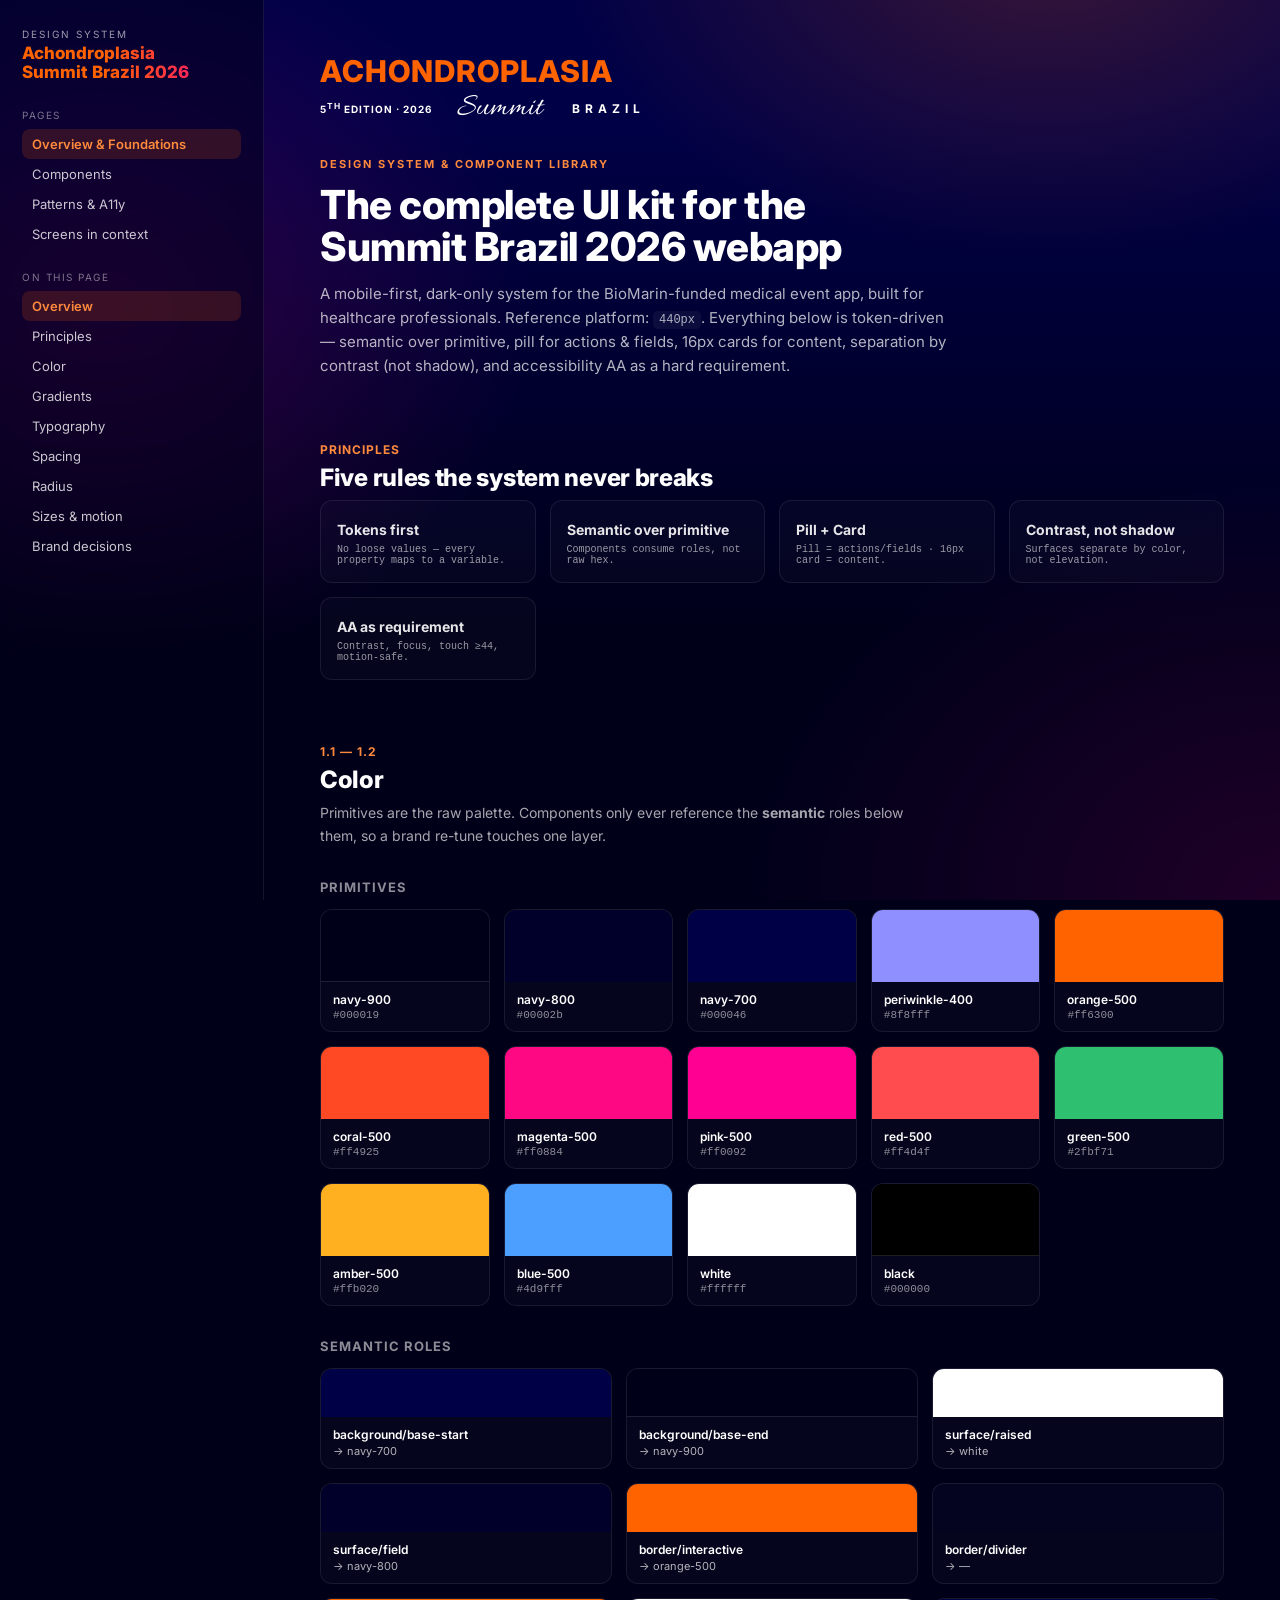
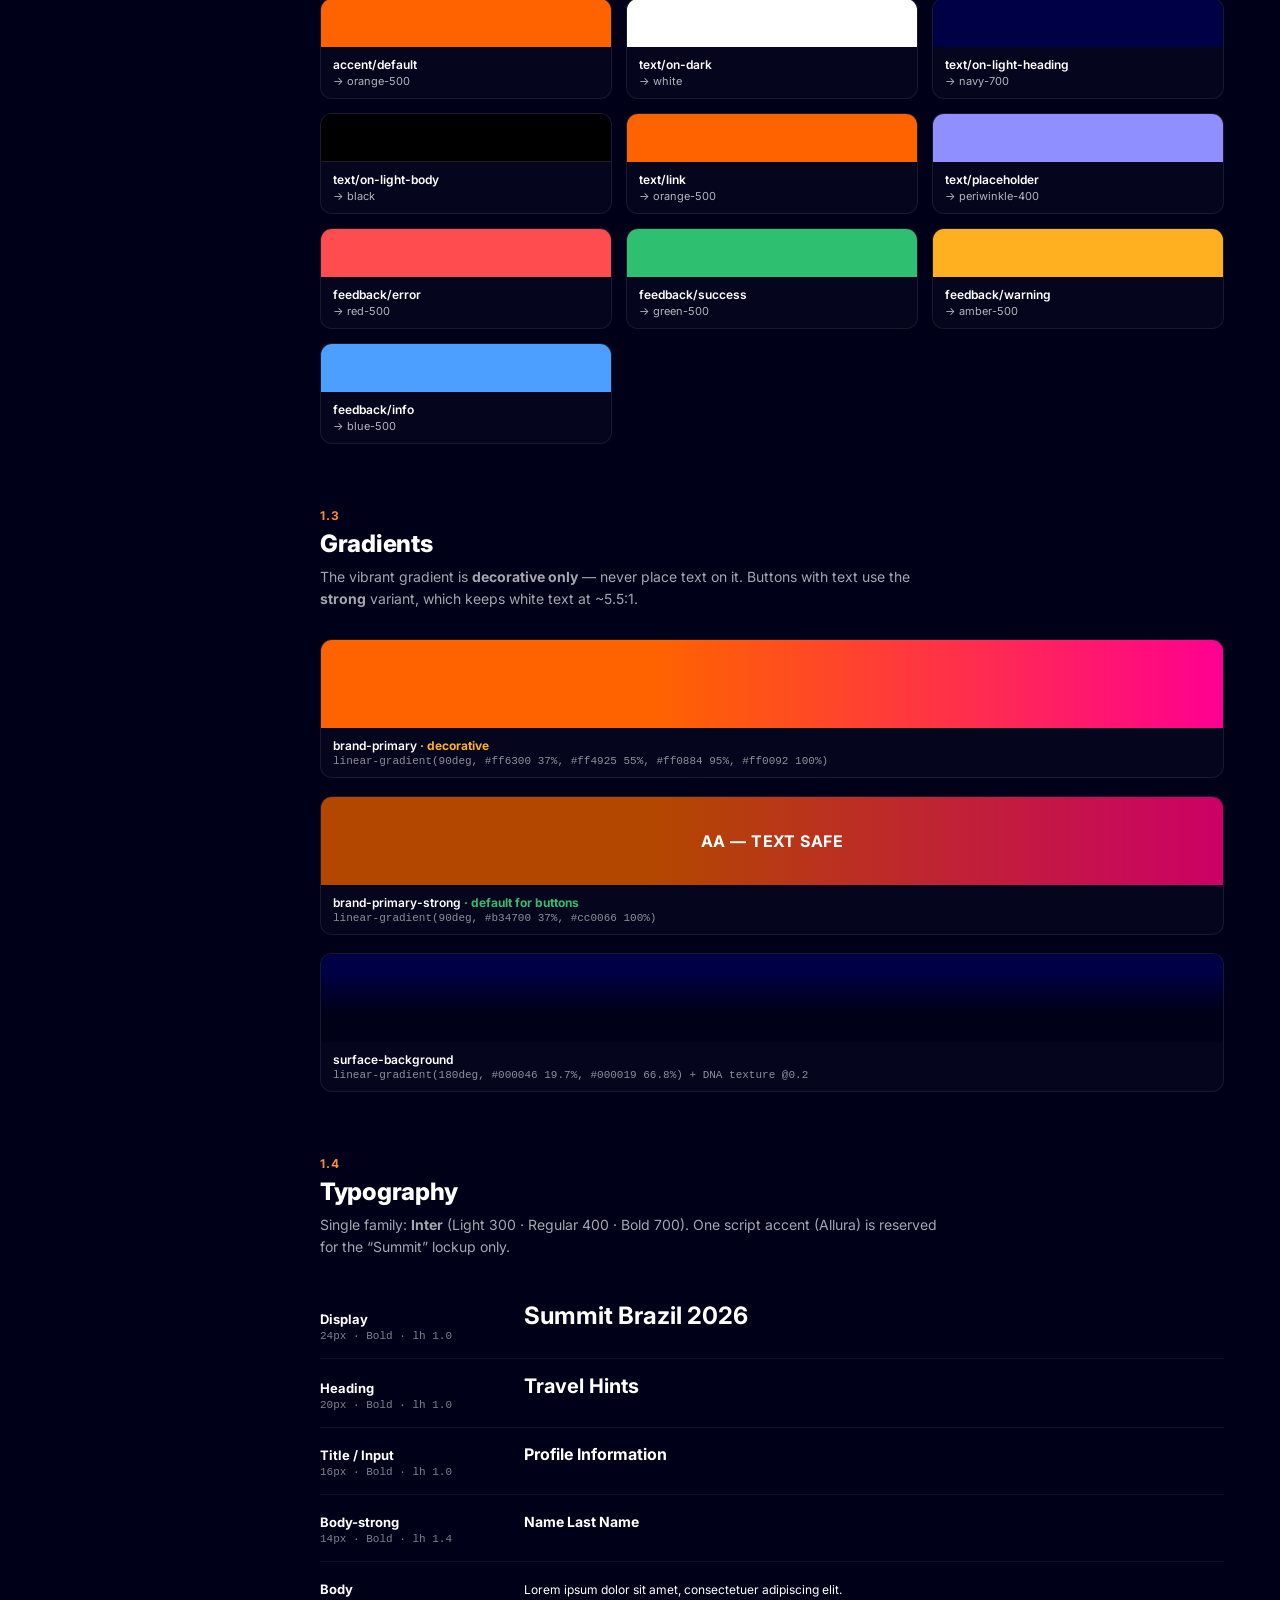
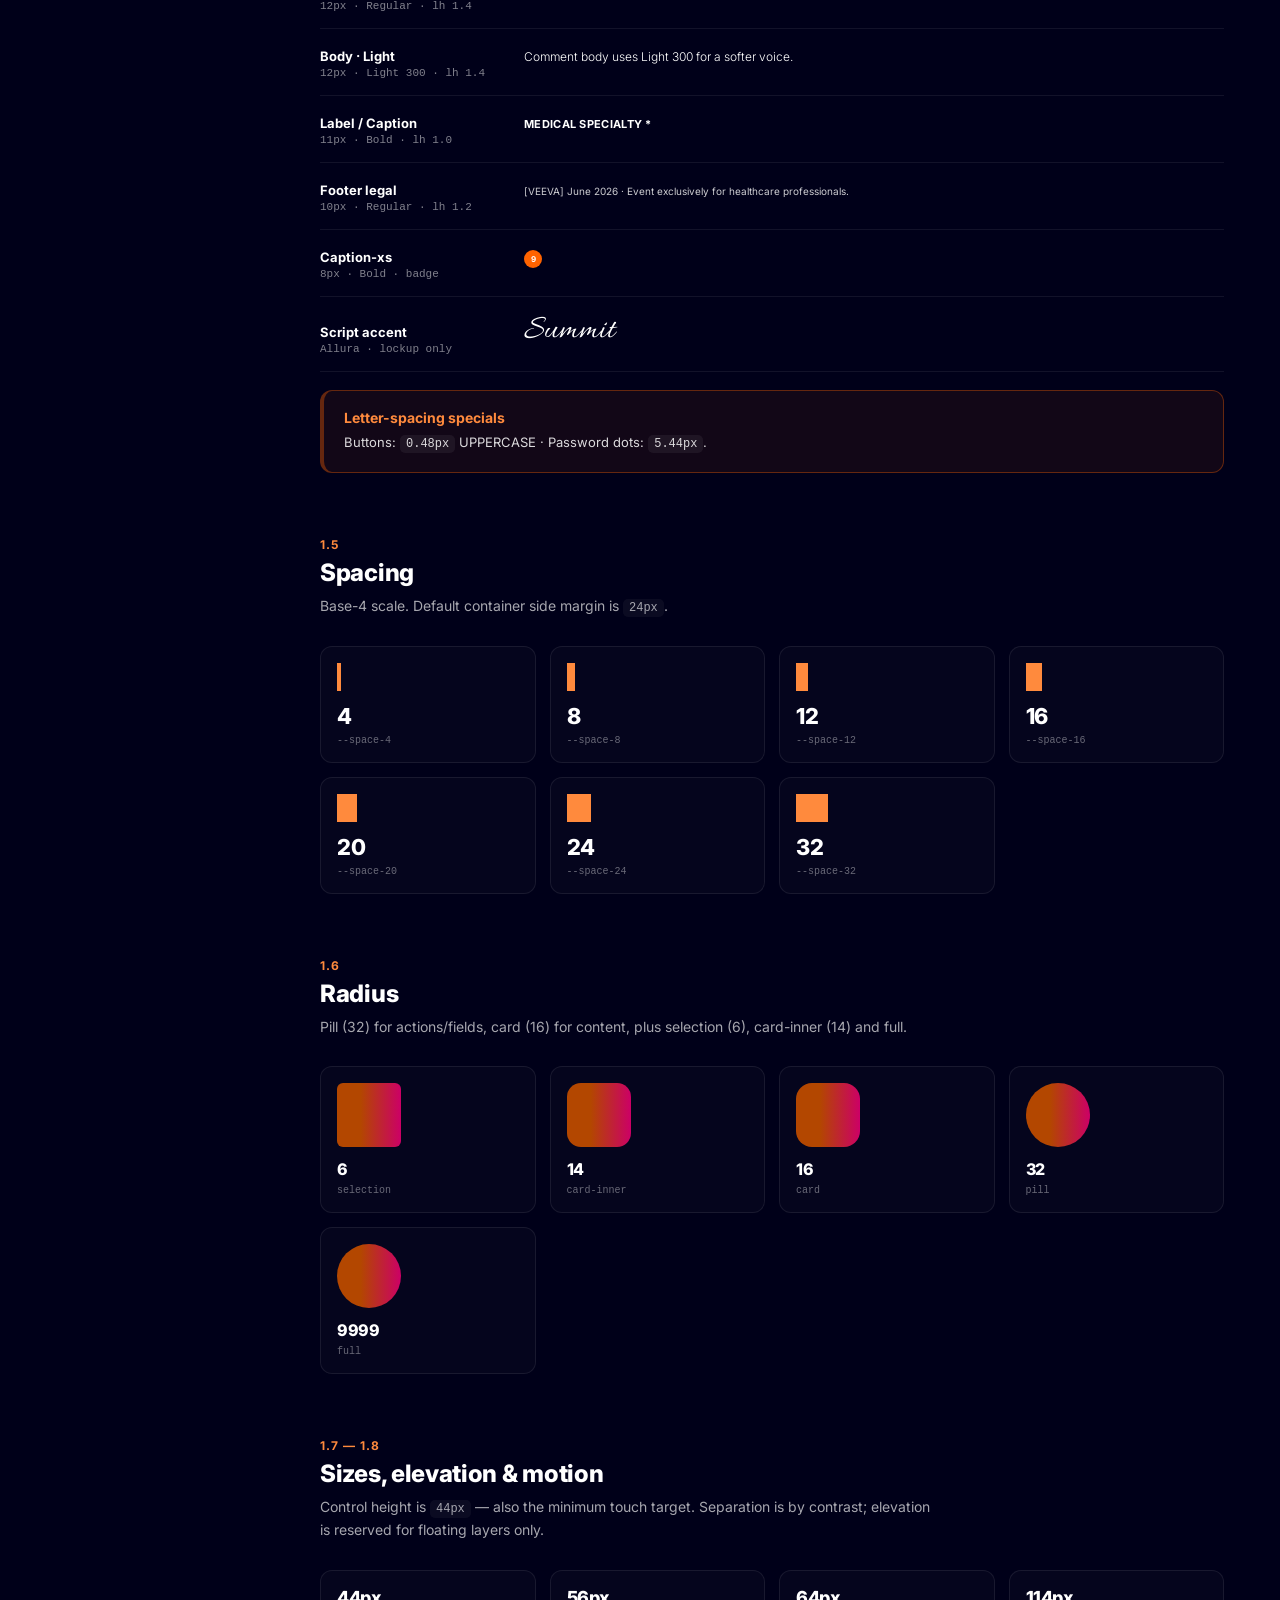
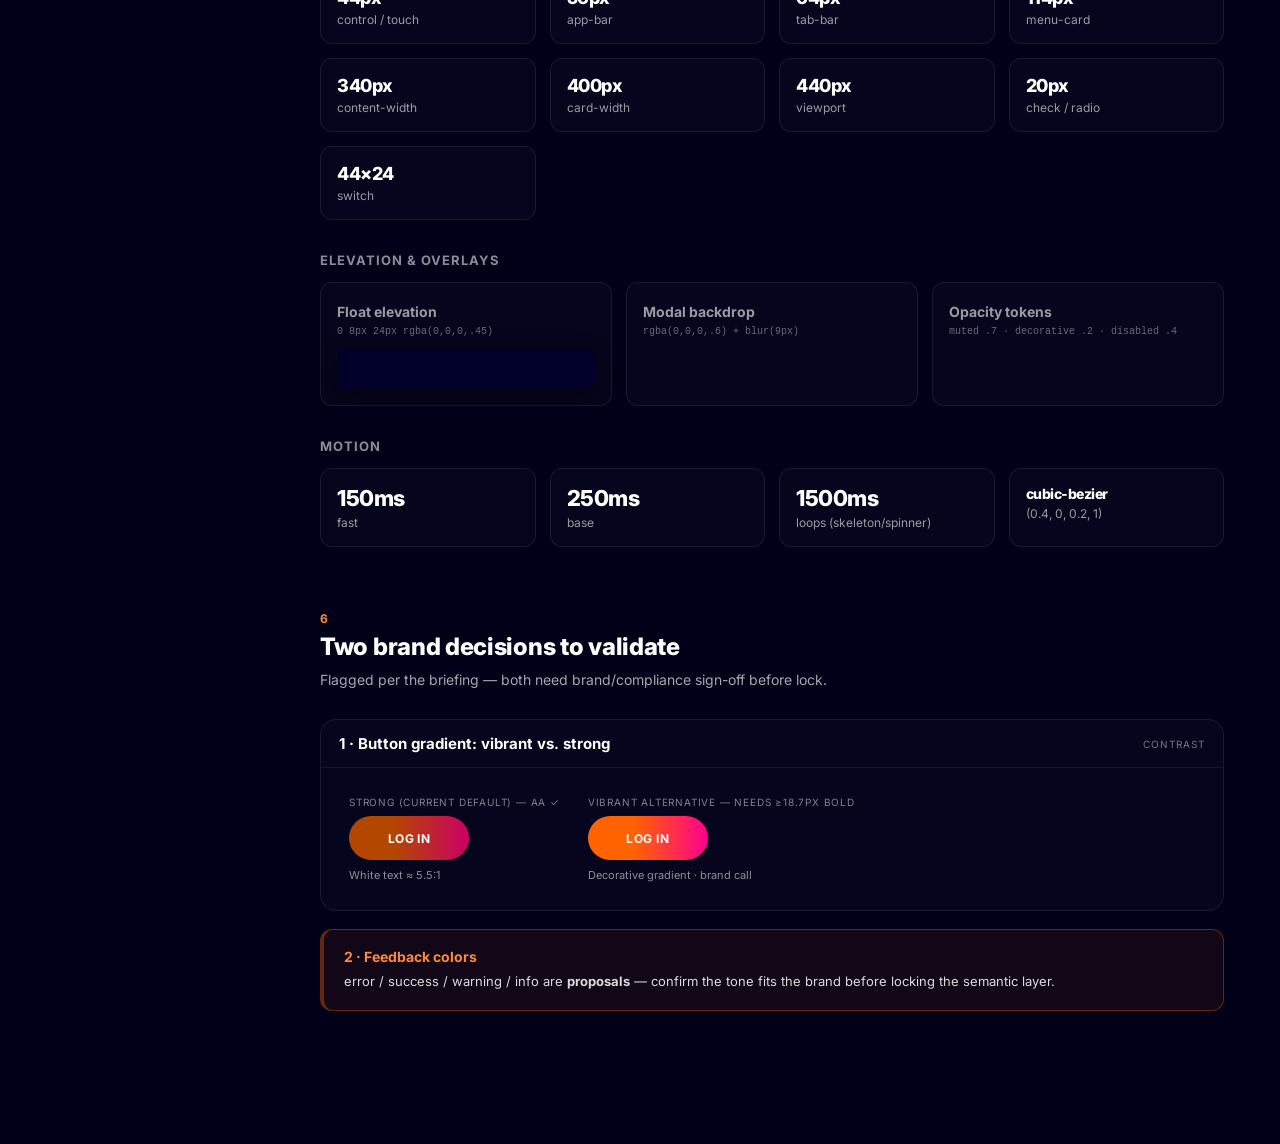
<file: index.html>
<!DOCTYPE html>
<html lang="en">
<head>
<meta charset="UTF-8">
<meta name="viewport" content="width=device-width, initial-scale=1.0">
<title>Achondroplasia Summit Brazil 2026 — Design System</title>
<link rel="preconnect" href="https://fonts.googleapis.com">
<link rel="preconnect" href="https://fonts.gstatic.com" crossorigin>
<link href="https://fonts.googleapis.com/css2?family=Inter:wght@300;400;500;600;700;800&family=Allura&display=swap" rel="stylesheet">
<link rel="stylesheet" href="styles/tokens.css">
<link rel="stylesheet" href="styles/components.css">
<link rel="stylesheet" href="styles/docs.css">
</head>
<body class="asb">
<div class="doc-bg"></div>
<div class="layout">
  <main class="main">
    <div class="page">

      <!-- ===== Cover / Overview ===== -->
      <header class="page-head" id="overview">
        <div class="brand-logo" style="text-align:left;margin-bottom:28px;">
          <div class="brand-logo__row1">ACHONDROPLASIA</div>
          <div class="brand-logo__row2" style="justify-content:flex-start;">
            <span class="brand-logo__edition">5<sup>TH</sup> EDITION · 2026</span>
            <span class="brand-logo__script">Summit</span>
            <span class="brand-logo__brazil">BRAZIL</span>
          </div>
        </div>
        <span class="page-head__eyebrow">Design System &amp; Component Library</span>
        <h1>The complete UI kit for the<br>Summit Brazil 2026 webapp</h1>
        <p>A mobile-first, dark-only system for the BioMarin-funded medical event app, built for healthcare professionals. Reference platform: <code>440px</code>. Everything below is token-driven — semantic over primitive, pill for actions &amp; fields, 16px cards for content, separation by contrast (not shadow), and accessibility AA as a hard requirement.</p>
      </header>

      <!-- ===== Principles ===== -->
      <section class="sec" id="principles">
        <div class="sec__num">PRINCIPLES</div>
        <h2 class="sec__title">Five rules the system never breaks</h2>
        <div class="grid grid--spec" style="margin-top:8px;">
          <div class="spec"><div class="spec__name" style="opacity:.9;font-weight:700;font-size:14px;">Tokens first</div><div class="spec__token" style="opacity:.6;">No loose values — every property maps to a variable.</div></div>
          <div class="spec"><div class="spec__name" style="opacity:.9;font-weight:700;font-size:14px;">Semantic over primitive</div><div class="spec__token" style="opacity:.6;">Components consume roles, not raw hex.</div></div>
          <div class="spec"><div class="spec__name" style="opacity:.9;font-weight:700;font-size:14px;">Pill + Card</div><div class="spec__token" style="opacity:.6;">Pill = actions/fields · 16px card = content.</div></div>
          <div class="spec"><div class="spec__name" style="opacity:.9;font-weight:700;font-size:14px;">Contrast, not shadow</div><div class="spec__token" style="opacity:.6;">Surfaces separate by color, not elevation.</div></div>
          <div class="spec"><div class="spec__name" style="opacity:.9;font-weight:700;font-size:14px;">AA as requirement</div><div class="spec__token" style="opacity:.6;">Contrast, focus, touch ≥44, motion-safe.</div></div>
        </div>
      </section>

      <!-- ===== Colors ===== -->
      <section class="sec" id="colors">
        <div class="sec__num">1.1 — 1.2</div>
        <h2 class="sec__title">Color</h2>
        <p class="sec__desc">Primitives are the raw palette. Components only ever reference the <b>semantic</b> roles below them, so a brand re-tune touches one layer.</p>

        <div class="subsec__title">Primitives</div>
        <div class="grid grid--swatch" id="primitives"></div>

        <div class="subsec__title">Semantic roles</div>
        <div class="grid grid--semantic" id="semantics"></div>
      </section>

      <!-- ===== Gradients ===== -->
      <section class="sec" id="gradients">
        <div class="sec__num">1.3</div>
        <h2 class="sec__title">Gradients</h2>
        <p class="sec__desc">The vibrant gradient is <b>decorative only</b> — never place text on it. Buttons with text use the <b>strong</b> variant, which keeps white text at ~5.5:1.</p>
        <div class="grid" style="grid-template-columns:1fr;gap:18px;">
          <div class="swatch">
            <div class="swatch__chip" style="height:88px;background:var(--grad-brand-primary);"></div>
            <div class="swatch__meta"><div class="swatch__name">brand-primary <span style="color:var(--amber-500);font-weight:700;">· decorative</span></div><div class="swatch__val">linear-gradient(90deg, #ff6300 37%, #ff4925 55%, #ff0884 95%, #ff0092 100%)</div></div>
          </div>
          <div class="swatch">
            <div class="swatch__chip" style="height:88px;background:var(--grad-brand-primary-strong);display:grid;place-items:center;"><span style="font-weight:700;letter-spacing:.48px;">AA — TEXT SAFE</span></div>
            <div class="swatch__meta"><div class="swatch__name">brand-primary-strong <span style="color:var(--green-500);font-weight:700;">· default for buttons</span></div><div class="swatch__val">linear-gradient(90deg, #b34700 37%, #cc0066 100%)</div></div>
          </div>
          <div class="swatch">
            <div class="swatch__chip" style="height:88px;background:var(--grad-surface-background);"></div>
            <div class="swatch__meta"><div class="swatch__name">surface-background</div><div class="swatch__val">linear-gradient(180deg, #000046 19.7%, #000019 66.8%) + DNA texture @0.2</div></div>
          </div>
        </div>
      </section>

      <!-- ===== Typography ===== -->
      <section class="sec" id="type">
        <div class="sec__num">1.4</div>
        <h2 class="sec__title">Typography</h2>
        <p class="sec__desc">Single family: <b>Inter</b> (Light 300 · Regular 400 · Bold 700). One script accent (Allura) is reserved for the “Summit” lockup only.</p>
        <div>
          <div class="type-row"><div class="type-row__meta"><b>Display</b><span>24px · Bold · lh 1.0</span></div><div class="type-row__sample" style="font-size:24px;font-weight:700;">Summit Brazil 2026</div></div>
          <div class="type-row"><div class="type-row__meta"><b>Heading</b><span>20px · Bold · lh 1.0</span></div><div class="type-row__sample" style="font-size:20px;font-weight:700;">Travel Hints</div></div>
          <div class="type-row"><div class="type-row__meta"><b>Title / Input</b><span>16px · Bold · lh 1.0</span></div><div class="type-row__sample" style="font-size:16px;font-weight:700;">Profile Information</div></div>
          <div class="type-row"><div class="type-row__meta"><b>Body-strong</b><span>14px · Bold · lh 1.4</span></div><div class="type-row__sample" style="font-size:14px;font-weight:700;">Name Last Name</div></div>
          <div class="type-row"><div class="type-row__meta"><b>Body</b><span>12px · Regular · lh 1.4</span></div><div class="type-row__sample" style="font-size:12px;">Lorem ipsum dolor sit amet, consectetuer adipiscing elit.</div></div>
          <div class="type-row"><div class="type-row__meta"><b>Body · Light</b><span>12px · Light 300 · lh 1.4</span></div><div class="type-row__sample" style="font-size:12px;font-weight:300;">Comment body uses Light 300 for a softer voice.</div></div>
          <div class="type-row"><div class="type-row__meta"><b>Label / Caption</b><span>11px · Bold · lh 1.0</span></div><div class="type-row__sample" style="font-size:11px;font-weight:700;text-transform:uppercase;letter-spacing:.3px;">Medical Specialty *</div></div>
          <div class="type-row"><div class="type-row__meta"><b>Footer legal</b><span>10px · Regular · lh 1.2</span></div><div class="type-row__sample" style="font-size:10px;opacity:.8;">[VEEVA] June 2026 · Event exclusively for healthcare professionals.</div></div>
          <div class="type-row"><div class="type-row__meta"><b>Caption-xs</b><span>8px · Bold · badge</span></div><div class="type-row__sample"><span class="badge">9</span></div></div>
          <div class="type-row"><div class="type-row__meta"><b>Script accent</b><span>Allura · lockup only</span></div><div class="type-row__sample" style="font-family:var(--font-script);font-size:34px;">Summit</div></div>
        </div>
        <div class="callout"><h4>Letter-spacing specials</h4><p>Buttons: <code>0.48px</code> UPPERCASE · Password dots: <code>5.44px</code>.</p></div>
      </section>

      <!-- ===== Spacing ===== -->
      <section class="sec" id="spacing">
        <div class="sec__num">1.5</div>
        <h2 class="sec__title">Spacing</h2>
        <p class="sec__desc">Base-4 scale. Default container side margin is <code>24px</code>.</p>
        <div class="grid grid--spec" id="spacing-grid"></div>
      </section>

      <!-- ===== Radius ===== -->
      <section class="sec" id="radius">
        <div class="sec__num">1.6</div>
        <h2 class="sec__title">Radius</h2>
        <p class="sec__desc">Pill (32) for actions/fields, card (16) for content, plus selection (6), card-inner (14) and full.</p>
        <div class="grid grid--spec" id="radius-grid"></div>
      </section>

      <!-- ===== Sizes ===== -->
      <section class="sec" id="sizes">
        <div class="sec__num">1.7 — 1.8</div>
        <h2 class="sec__title">Sizes, elevation &amp; motion</h2>
        <p class="sec__desc">Control height is <code>44px</code> — also the minimum touch target. Separation is by contrast; elevation is reserved for floating layers only.</p>
        <div class="grid grid--spec" id="sizes-grid"></div>

        <div class="subsec__title">Elevation &amp; overlays</div>
        <div class="grid" style="grid-template-columns:repeat(auto-fill,minmax(230px,1fr));">
          <div class="spec"><div class="spec__name" style="font-weight:700;font-size:14px;">Float elevation</div><div class="spec__token">0 8px 24px rgba(0,0,0,.45)</div><div style="margin-top:12px;height:40px;border-radius:10px;background:var(--surface-field);box-shadow:var(--elevation-float);"></div></div>
          <div class="spec"><div class="spec__name" style="font-weight:700;font-size:14px;">Modal backdrop</div><div class="spec__token">rgba(0,0,0,.6) + blur(9px)</div></div>
          <div class="spec"><div class="spec__name" style="font-weight:700;font-size:14px;">Opacity tokens</div><div class="spec__token">muted .7 · decorative .2 · disabled .4</div></div>
        </div>

        <div class="subsec__title">Motion</div>
        <div class="grid grid--spec">
          <div class="spec"><div class="spec__val">150ms</div><div class="spec__name">fast</div></div>
          <div class="spec"><div class="spec__val">250ms</div><div class="spec__name">base</div></div>
          <div class="spec"><div class="spec__val">1500ms</div><div class="spec__name">loops (skeleton/spinner)</div></div>
          <div class="spec"><div class="spec__val" style="font-size:14px;">cubic-bezier</div><div class="spec__name">(0.4, 0, 0.2, 1)</div></div>
        </div>
      </section>

      <!-- ===== Brand decisions ===== -->
      <section class="sec" id="brand-decisions">
        <div class="sec__num">6</div>
        <h2 class="sec__title">Two brand decisions to validate</h2>
        <p class="sec__desc">Flagged per the briefing — both need brand/compliance sign-off before lock.</p>

        <div class="demo">
          <div class="demo__caption"><h3>1 · Button gradient: vibrant vs. strong</h3><span class="tag">contrast</span></div>
          <div class="demo__stage" style="gap:28px;">
            <div class="state-cell">
              <span class="state-label">Strong (current default) — AA ✓</span>
              <button class="btn btn--primary"><span class="btn__label">LOG IN</span></button>
              <span style="font-size:11px;opacity:.55;margin-top:8px;">White text ≈ 5.5:1</span>
            </div>
            <div class="state-cell">
              <span class="state-label">Vibrant alternative — needs ≥18.7px bold</span>
              <button class="btn btn--vibrant"><span class="btn__label">LOG IN</span></button>
              <span style="font-size:11px;opacity:.55;margin-top:8px;">Decorative gradient · brand call</span>
            </div>
          </div>
        </div>

        <div class="callout"><h4>2 · Feedback colors</h4><p>error / success / warning / info are <b>proposals</b> — confirm the tone fits the brand before locking the semantic layer.</p></div>
      </section>

    </div>
  </main>
</div>

<script>
window.__DOC_PAGE = "index";
window.__DOC_SECTIONS = [
  { id: "overview", label: "Overview" },
  { id: "principles", label: "Principles" },
  { id: "colors", label: "Color" },
  { id: "gradients", label: "Gradients" },
  { id: "type", label: "Typography" },
  { id: "spacing", label: "Spacing" },
  { id: "radius", label: "Radius" },
  { id: "sizes", label: "Sizes & motion" },
  { id: "brand-decisions", label: "Brand decisions" }
];
</script>
<script src="styles/icons.js"></script>
<script src="styles/nav.js"></script>
<script>
/* ---- Data-driven token galleries (keeps markup lean) ---- */
var PRIMITIVES = [
  ["navy-900","#000019"],["navy-800","#00002b"],["navy-700","#000046"],
  ["periwinkle-400","#8f8fff"],["orange-500","#ff6300"],["coral-500","#ff4925"],
  ["magenta-500","#ff0884"],["pink-500","#ff0092"],["red-500","#ff4d4f"],
  ["green-500","#2fbf71"],["amber-500","#ffb020"],["blue-500","#4d9fff"],
  ["white","#ffffff"],["black","#000000"]
];
var SEMANTICS = [
  ["background/base-start","#000046","navy-700"],["background/base-end","#000019","navy-900"],
  ["surface/raised","#ffffff","white"],["surface/field","#00002b","navy-800"],
  ["border/interactive","#ff6300","orange-500"],["border/divider","rgba(0,0,70,.12)","—"],
  ["accent/default","#ff6300","orange-500"],["text/on-dark","#ffffff","white"],
  ["text/on-light-heading","#000046","navy-700"],["text/on-light-body","#000000","black"],
  ["text/link","#ff6300","orange-500"],["text/placeholder","#8f8fff","periwinkle-400"],
  ["feedback/error","#ff4d4f","red-500"],["feedback/success","#2fbf71","green-500"],
  ["feedback/warning","#ffb020","amber-500"],["feedback/info","#4d9fff","blue-500"]
];
function border(hex){ return (hex==="#ffffff"||hex==="#000000"||hex==="#000019") ? "border-bottom:1px solid rgba(255,255,255,.12);" : ""; }
document.getElementById("primitives").innerHTML = PRIMITIVES.map(function(c){
  return '<div class="swatch"><div class="swatch__chip" style="background:'+c[1]+';'+border(c[1])+'"></div>'+
    '<div class="swatch__meta"><div class="swatch__name">'+c[0]+'</div><div class="swatch__val">'+c[1]+'</div></div></div>';
}).join("");
document.getElementById("semantics").innerHTML = SEMANTICS.map(function(c){
  return '<div class="swatch"><div class="swatch__chip" style="height:48px;background:'+c[1]+';'+border(c[1])+'"></div>'+
    '<div class="swatch__meta"><div class="swatch__name">'+c[0]+'</div><div class="swatch__role">→ '+c[2]+'</div></div></div>';
}).join("");

var SPACING = [4,8,12,16,20,24,32];
document.getElementById("spacing-grid").innerHTML = SPACING.map(function(n){
  return '<div class="spec"><div class="viz viz--space" style="width:'+n+'px;"></div><div class="spec__val" style="margin-top:12px;">'+n+'</div><div class="spec__token">--space-'+n+'</div></div>';
}).join("");

var RADII = [["selection",6],["card-inner",14],["card",16],["pill",32],["full","9999"]];
document.getElementById("radius-grid").innerHTML = RADII.map(function(r){
  var rad = r[1]==="9999" ? "9999px" : r[1]+"px";
  return '<div class="spec"><div class="viz viz--radius" style="border-radius:'+rad+';"></div><div class="spec__val" style="margin-top:12px;font-size:16px;">'+r[1]+'</div><div class="spec__token">'+r[0]+'</div></div>';
}).join("");

var SIZES = [["control / touch","44px"],["app-bar","56px"],["tab-bar","64px"],["menu-card","114px"],["content-width","340px"],["card-width","400px"],["viewport","440px"],["check / radio","20px"],["switch","44×24"]];
document.getElementById("sizes-grid").innerHTML = SIZES.map(function(s){
  return '<div class="spec"><div class="spec__val" style="font-size:18px;">'+s[1]+'</div><div class="spec__name">'+s[0]+'</div></div>';
}).join("");
</script>
</body>
</html>
</file>
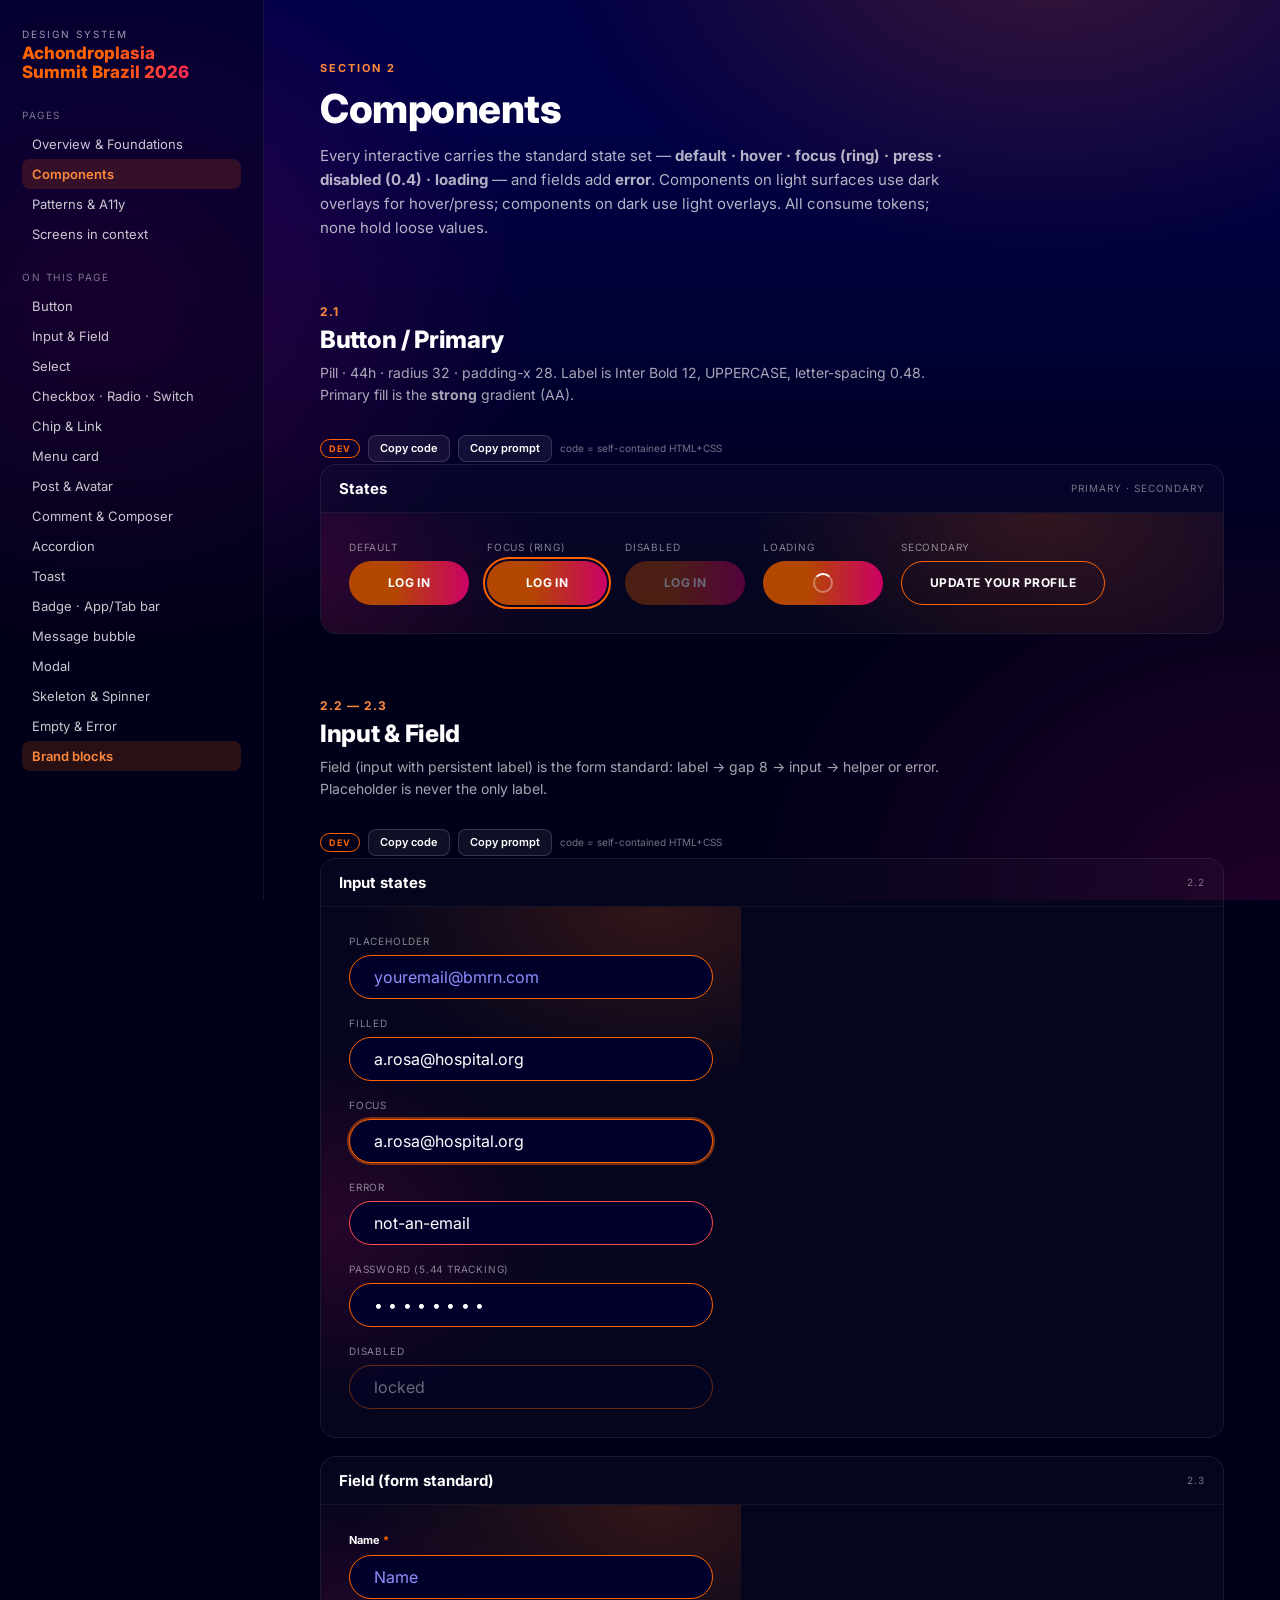
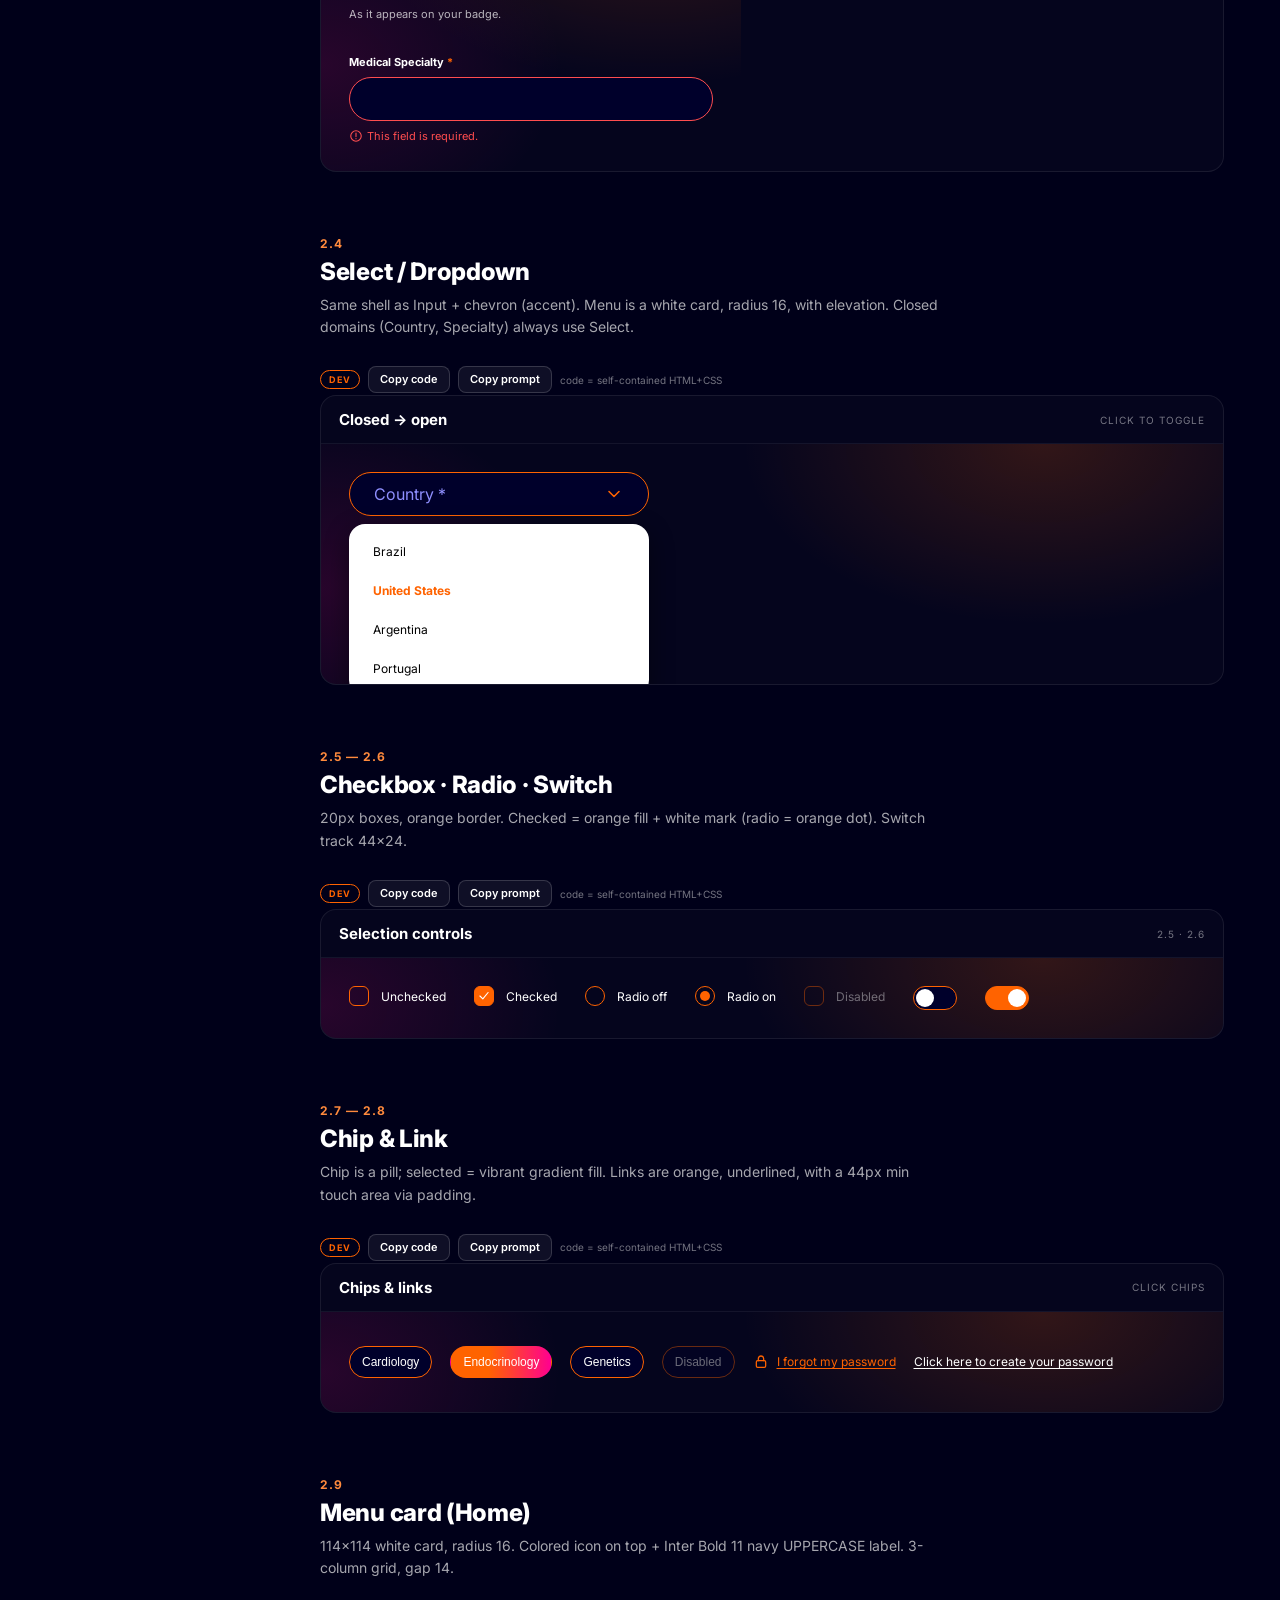
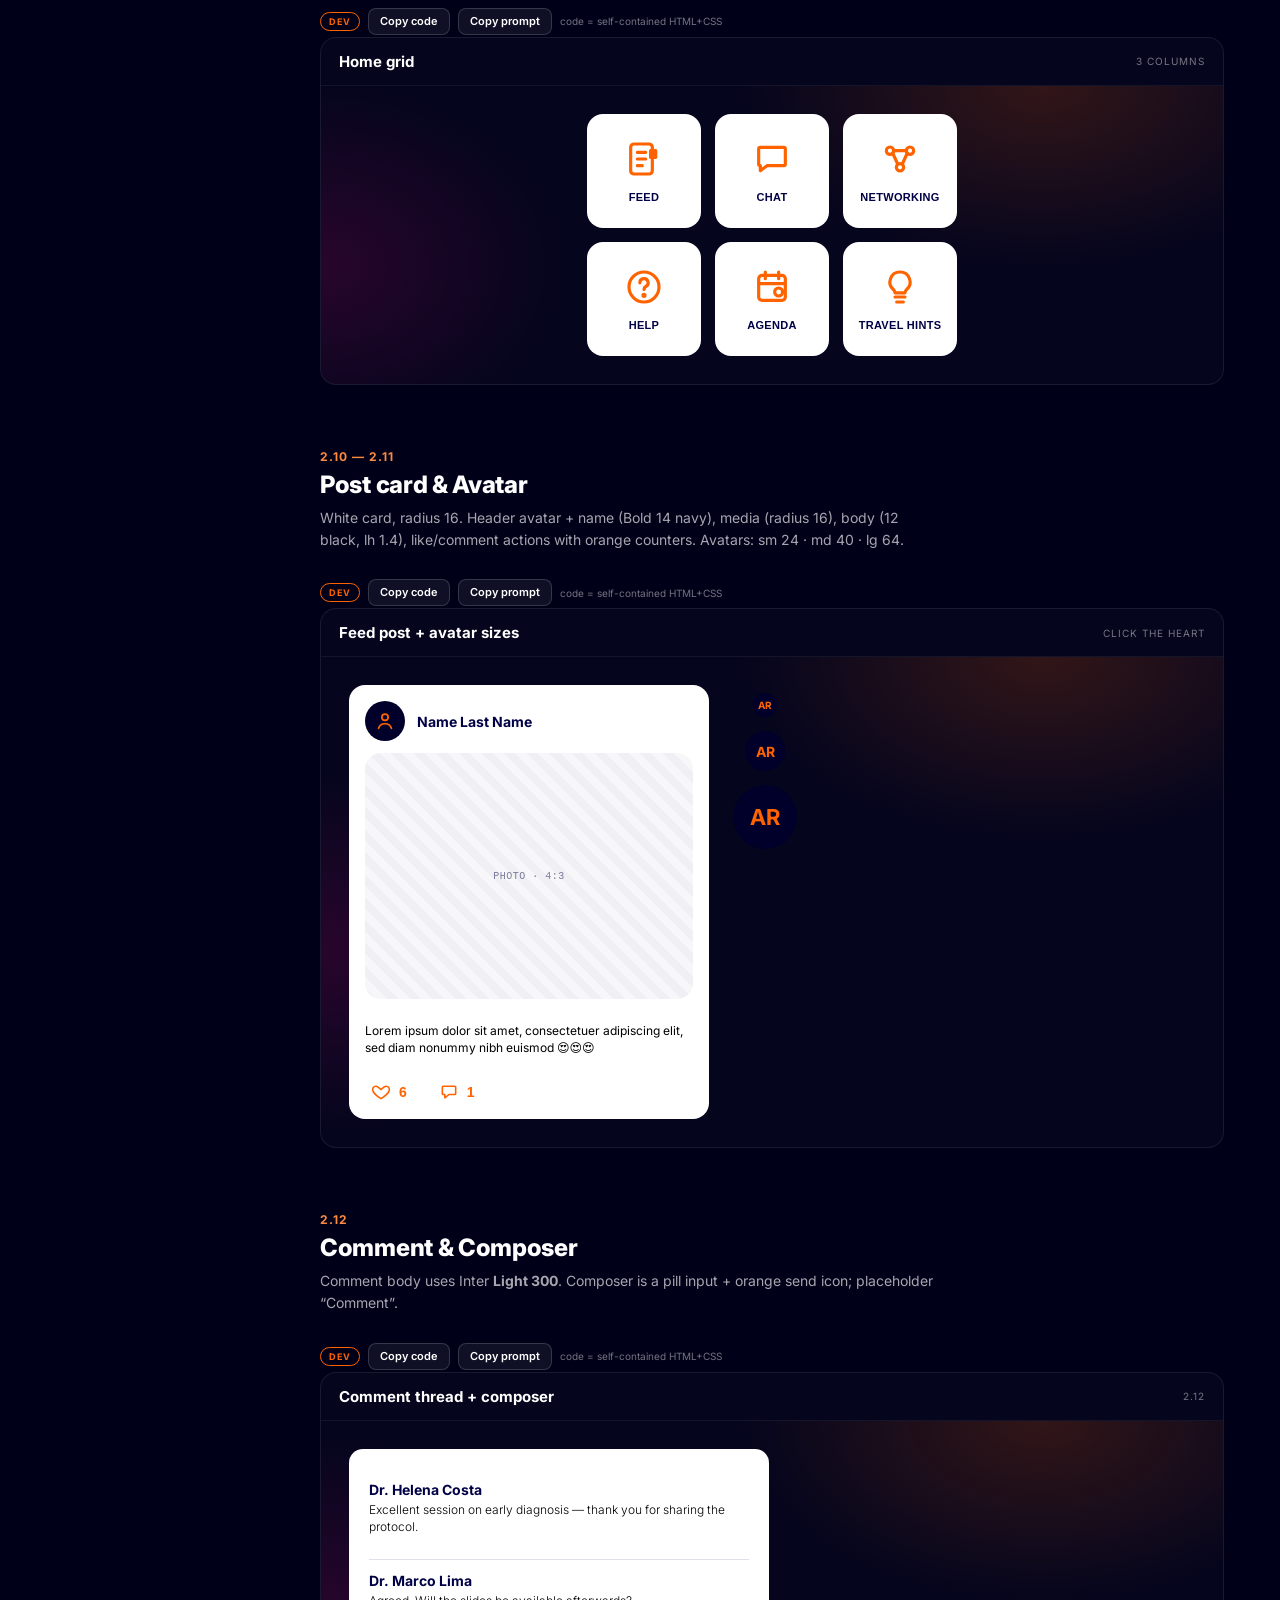
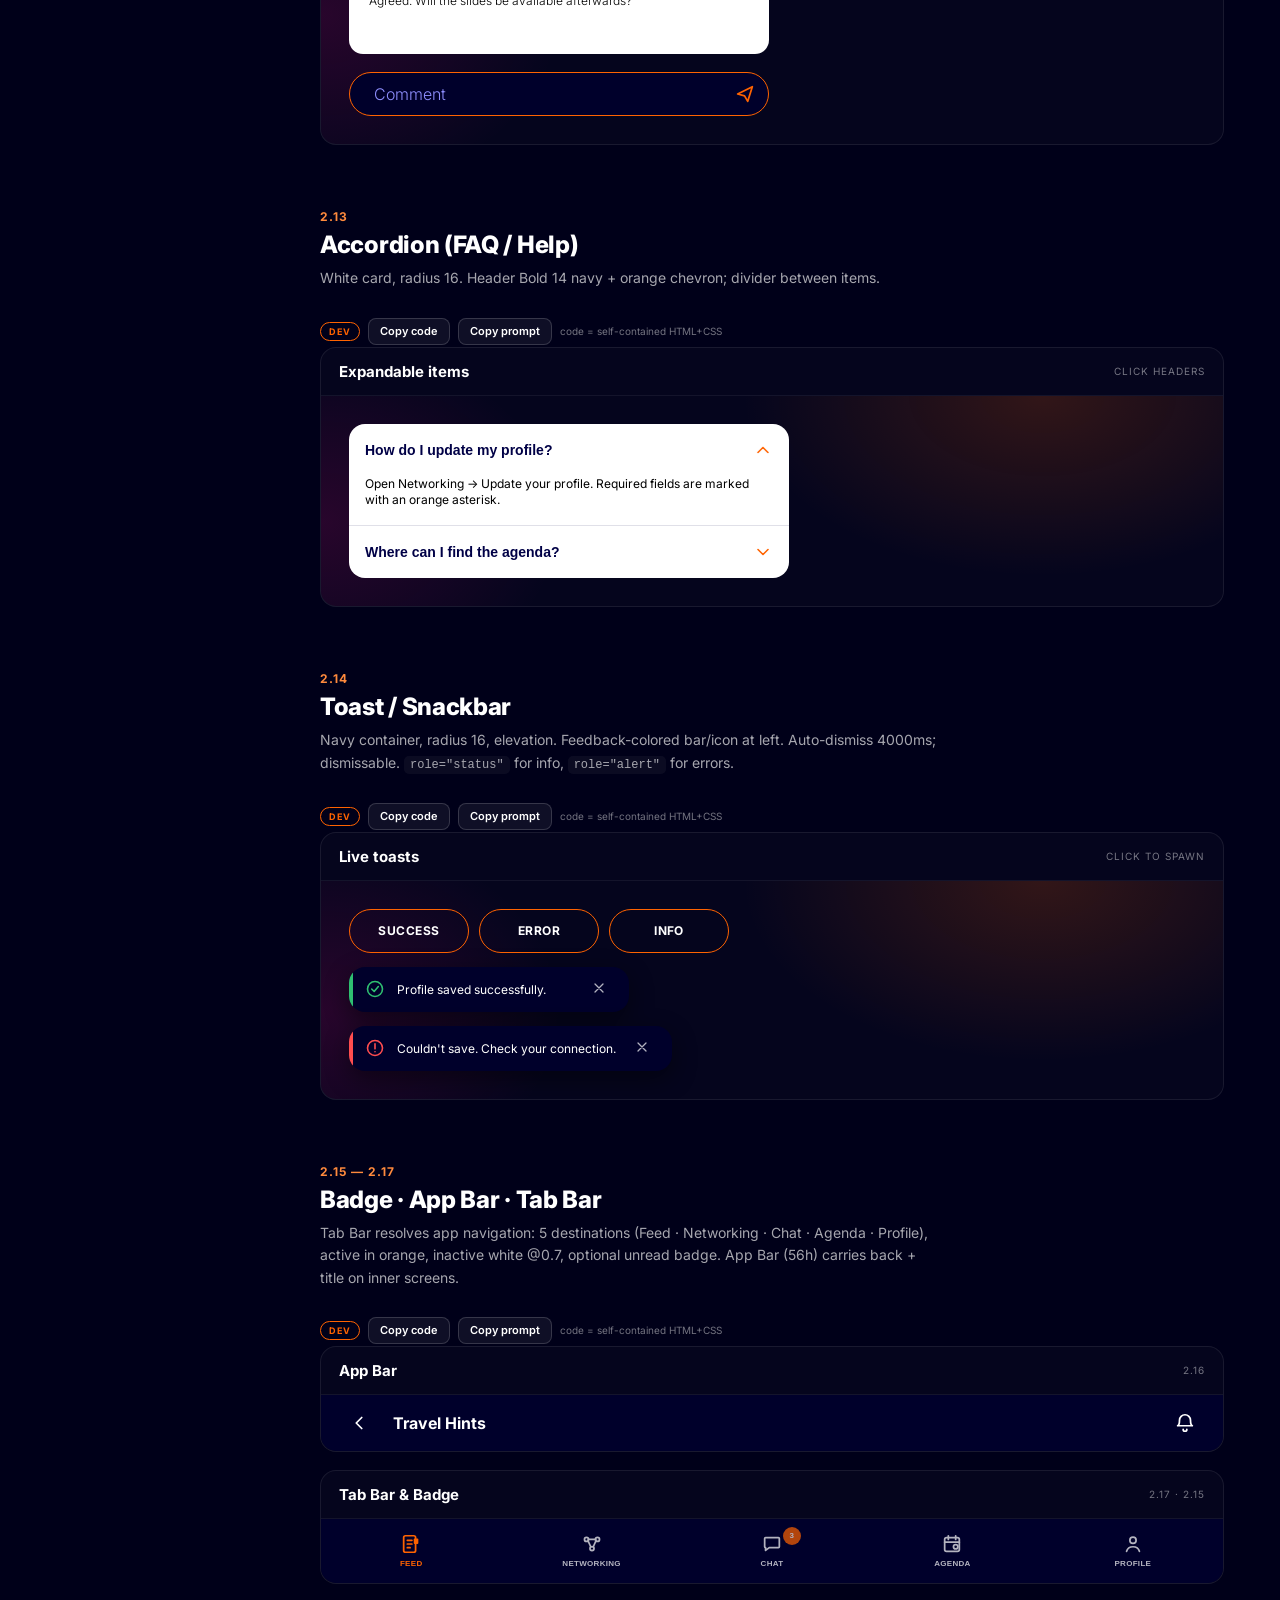
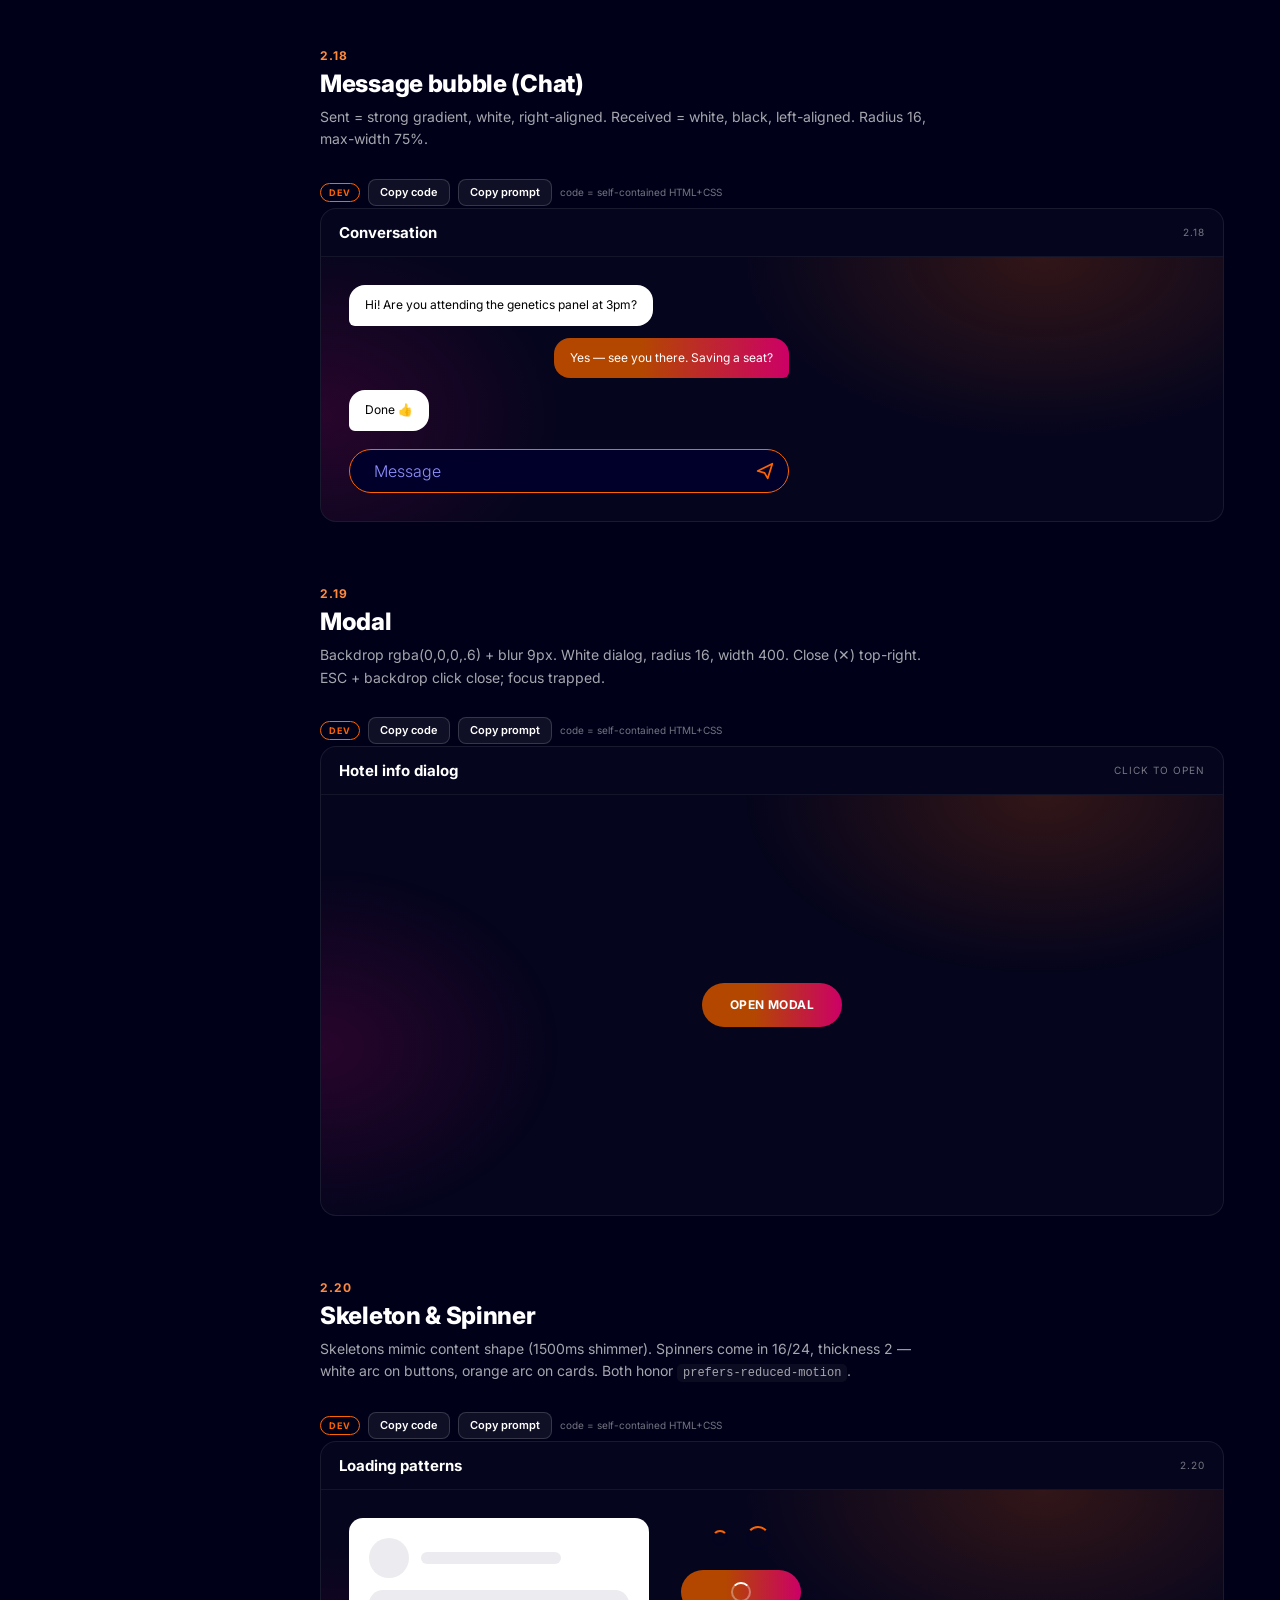
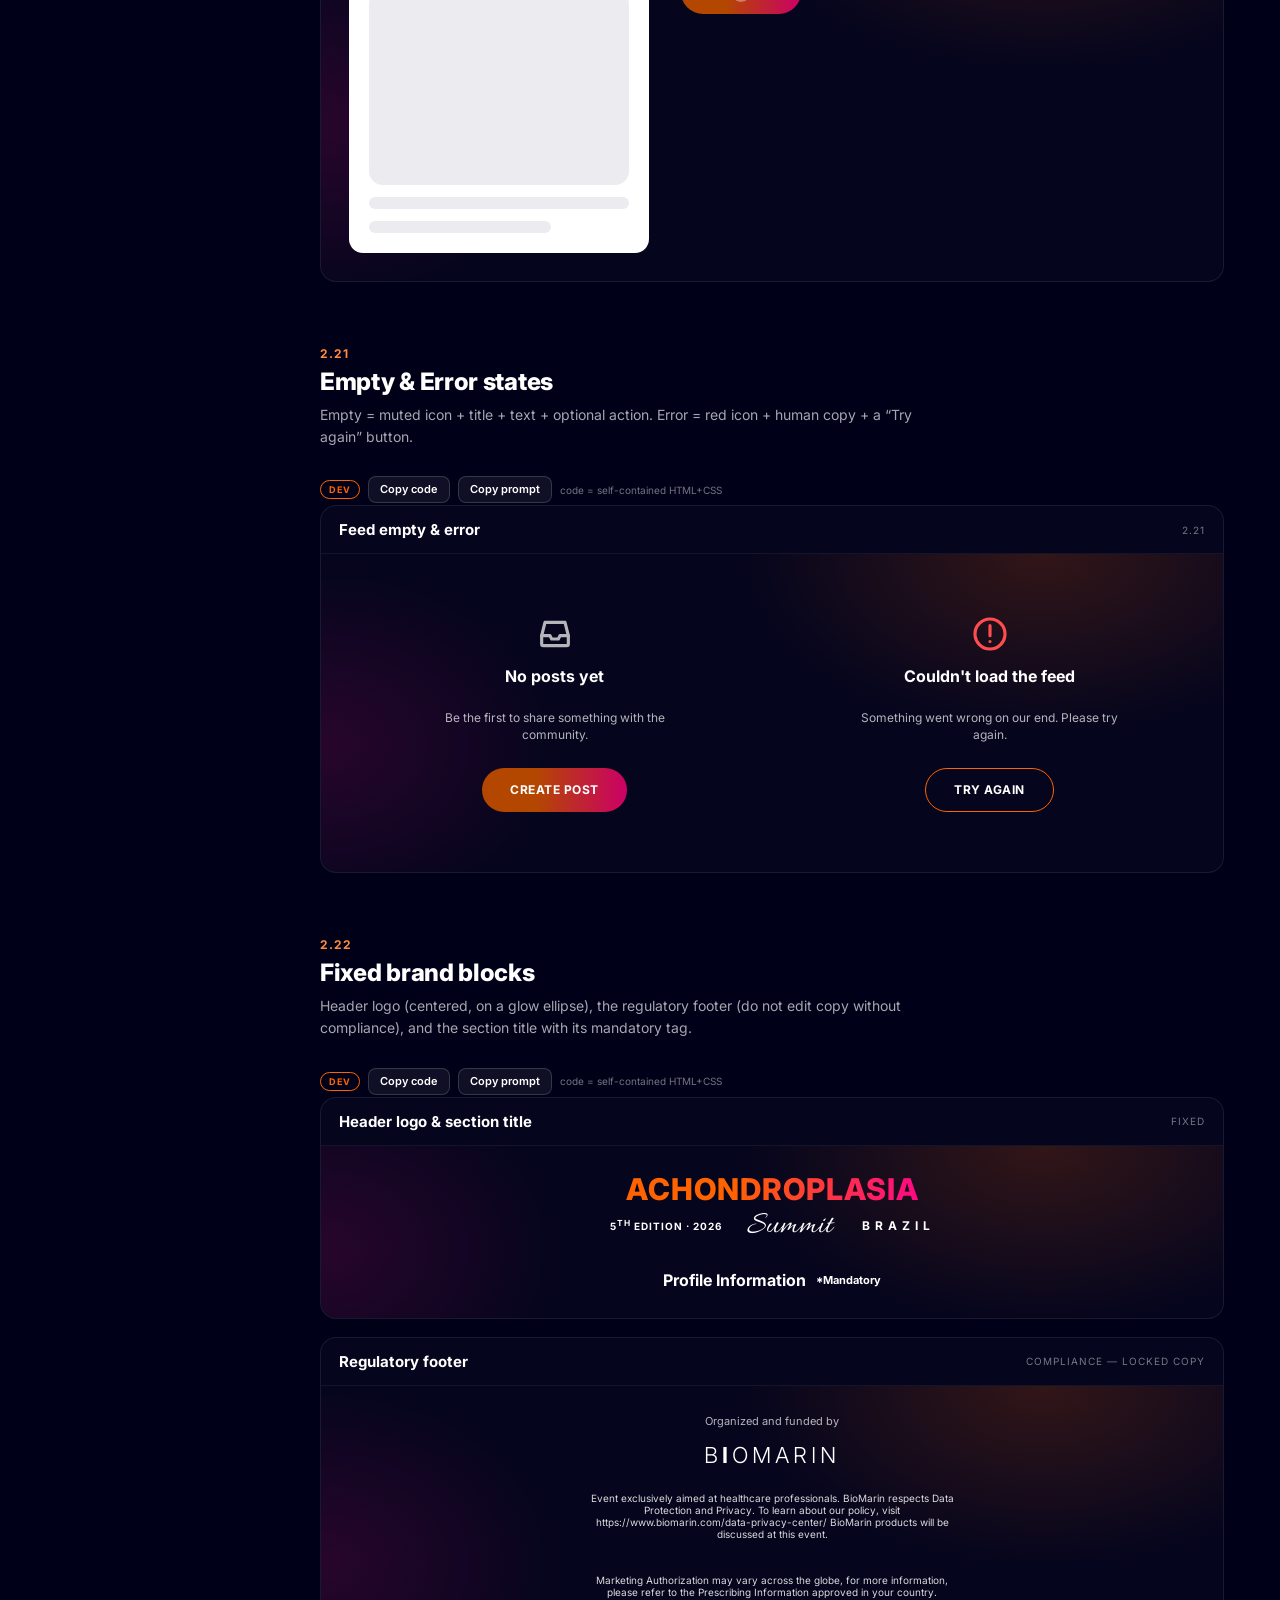
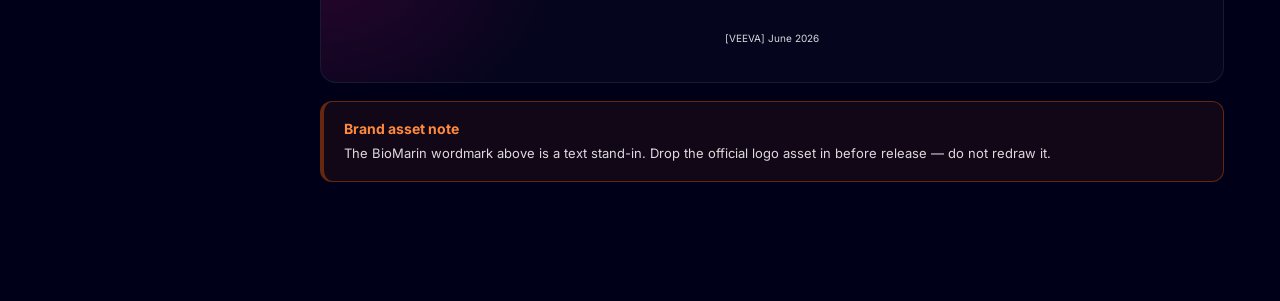
<file: Components.html>
<!DOCTYPE html>
<html lang="en">
<head>
<meta charset="UTF-8">
<meta name="viewport" content="width=device-width, initial-scale=1.0">
<title>Components — Achondroplasia Summit Brazil 2026</title>
<link rel="preconnect" href="https://fonts.googleapis.com">
<link rel="preconnect" href="https://fonts.gstatic.com" crossorigin>
<link href="https://fonts.googleapis.com/css2?family=Inter:wght@300;400;500;600;700;800&family=Allura&display=swap" rel="stylesheet">
<link rel="stylesheet" href="styles/tokens.css">
<link rel="stylesheet" href="styles/components.css">
<link rel="stylesheet" href="styles/docs.css">
</head>
<body class="asb">
<div class="doc-bg"></div>
<div class="layout">
  <main class="main">
    <div class="page">

      <header class="page-head">
        <span class="page-head__eyebrow">Section 2</span>
        <h1>Components</h1>
        <p>Every interactive carries the standard state set — <b>default · hover · focus (ring) · press · disabled (0.4) · loading</b> — and fields add <b>error</b>. Components on light surfaces use dark overlays for hover/press; components on dark use light overlays. All consume tokens; none hold loose values.</p>
      </header>

      <!-- 2.1 BUTTON -->
      <section class="sec" id="button">
        <div class="sec__num">2.1</div>
        <h2 class="sec__title">Button / Primary</h2>
        <p class="sec__desc">Pill · 44h · radius 32 · padding-x 28. Label is Inter Bold 12, UPPERCASE, letter-spacing 0.48. Primary fill is the <b>strong</b> gradient (AA).</p>
        <div class="demo">
          <div class="demo__caption"><h3>States</h3><span class="tag">primary · secondary</span></div>
          <div class="demo__stage demo__stage--dna">
            <div class="state-cell"><span class="state-label">Default</span><button class="btn btn--primary"><span class="btn__label">LOG IN</span></button></div>
            <div class="state-cell"><span class="state-label">Focus (ring)</span><button class="btn btn--primary" style="outline:2px solid var(--orange-500);outline-offset:2px;"><span class="btn__label">LOG IN</span></button></div>
            <div class="state-cell"><span class="state-label">Disabled</span><button class="btn btn--primary" disabled><span class="btn__label">LOG IN</span></button></div>
            <div class="state-cell"><span class="state-label">Loading</span><button class="btn btn--primary" data-loading="true"><span class="btn__label">LOG IN</span></button></div>
            <div class="state-cell"><span class="state-label">Secondary</span><button class="btn btn--secondary"><span class="btn__label">UPDATE YOUR PROFILE</span></button></div>
          </div>
        </div>
      </section>

      <!-- 2.2 / 2.3 INPUT + FIELD -->
      <section class="sec" id="field">
        <div class="sec__num">2.2 — 2.3</div>
        <h2 class="sec__title">Input &amp; Field</h2>
        <p class="sec__desc">Field (input with persistent label) is the form standard: label → gap 8 → input → helper or error. Placeholder is never the only label.</p>
        <div class="demo">
          <div class="demo__caption"><h3>Input states</h3><span class="tag">2.2</span></div>
          <div class="demo__stage demo__stage--col demo__stage--dna" style="max-width:420px;">
            <div class="state-cell" style="width:100%"><span class="state-label">Placeholder</span><input class="input" placeholder="youremail@bmrn.com"></div>
            <div class="state-cell" style="width:100%"><span class="state-label">Filled</span><input class="input" value="a.rosa@hospital.org"></div>
            <div class="state-cell" style="width:100%"><span class="state-label">Focus</span><input class="input" value="a.rosa@hospital.org" style="box-shadow:0 0 0 2px rgba(255,99,0,.45)"></div>
            <div class="state-cell" style="width:100%"><span class="state-label">Error</span><input class="input is-error" value="not-an-email" aria-invalid="true"></div>
            <div class="state-cell" style="width:100%"><span class="state-label">Password (5.44 tracking)</span><input class="input input--password" type="password" value="password"></div>
            <div class="state-cell" style="width:100%"><span class="state-label">Disabled</span><input class="input" value="locked" disabled></div>
          </div>
        </div>
        <div class="demo" style="margin-top:18px;">
          <div class="demo__caption"><h3>Field (form standard)</h3><span class="tag">2.3</span></div>
          <div class="demo__stage demo__stage--col demo__stage--dna" style="max-width:420px;">
            <div class="field">
              <label class="field__label" for="f-name">Name <span class="req">*</span></label>
              <input class="input" id="f-name" aria-required="true" placeholder="Name">
              <span class="field__helper">As it appears on your badge.</span>
            </div>
            <div class="field">
              <label class="field__label" for="f-spec">Medical Specialty <span class="req">*</span></label>
              <input class="input is-error" id="f-spec" aria-required="true" aria-invalid="true" aria-describedby="f-spec-err" value="">
              <span class="field__error" id="f-spec-err"><svg width="14" height="14"><use href="#i-error"/></svg> This field is required.</span>
            </div>
          </div>
        </div>
      </section>

      <!-- 2.4 SELECT -->
      <section class="sec" id="select">
        <div class="sec__num">2.4</div>
        <h2 class="sec__title">Select / Dropdown</h2>
        <p class="sec__desc">Same shell as Input + chevron (accent). Menu is a white card, radius 16, with elevation. Closed domains (Country, Specialty) always use Select.</p>
        <div class="demo">
          <div class="demo__caption"><h3>Closed → open</h3><span class="tag">click to toggle</span></div>
          <div class="demo__stage demo__stage--dna" style="min-height:240px;align-items:flex-start;">
            <div class="select" aria-expanded="false" role="listbox" aria-label="Country" style="width:300px;">
              <div class="select__control" data-empty="true"><span>Country *</span><svg class="select__chevron" width="20" height="20"><use href="#i-chevron-down"/></svg></div>
              <div class="select__menu">
                <div class="select__option" role="option">Brazil</div>
                <div class="select__option" role="option" aria-selected="true">United States</div>
                <div class="select__option" role="option">Argentina</div>
                <div class="select__option" role="option">Portugal</div>
              </div>
            </div>
          </div>
        </div>
      </section>

      <!-- 2.5 / 2.6 CHOICE + SWITCH -->
      <section class="sec" id="choice">
        <div class="sec__num">2.5 — 2.6</div>
        <h2 class="sec__title">Checkbox · Radio · Switch</h2>
        <p class="sec__desc">20px boxes, orange border. Checked = orange fill + white mark (radio = orange dot). Switch track 44×24.</p>
        <div class="demo">
          <div class="demo__caption"><h3>Selection controls</h3><span class="tag">2.5 · 2.6</span></div>
          <div class="demo__stage demo__stage--dna" style="gap:28px;">
            <label class="choice choice--checkbox"><input type="checkbox"><span class="choice__box"><svg width="14" height="14" style="color:#fff"><use href="#i-check"/></svg></span><span class="choice__label">Unchecked</span></label>
            <label class="choice choice--checkbox"><input type="checkbox" checked><span class="choice__box"><svg width="14" height="14" style="color:#fff"><use href="#i-check"/></svg></span><span class="choice__label">Checked</span></label>
            <label class="choice choice--radio"><input type="radio" name="r"><span class="choice__box"></span><span class="choice__label">Radio off</span></label>
            <label class="choice choice--radio"><input type="radio" name="r" checked><span class="choice__box"></span><span class="choice__label">Radio on</span></label>
            <label class="choice choice--checkbox" aria-disabled="true"><input type="checkbox" disabled><span class="choice__box"></span><span class="choice__label">Disabled</span></label>
            <label class="switch"><input type="checkbox"><span class="switch__track"></span><span class="switch__knob"></span></label>
            <label class="switch"><input type="checkbox" checked><span class="switch__track"></span><span class="switch__knob"></span></label>
          </div>
        </div>
      </section>

      <!-- 2.7 / 2.8 CHIP + LINK -->
      <section class="sec" id="chip">
        <div class="sec__num">2.7 — 2.8</div>
        <h2 class="sec__title">Chip &amp; Link</h2>
        <p class="sec__desc">Chip is a pill; selected = vibrant gradient fill. Links are orange, underlined, with a 44px min touch area via padding.</p>
        <div class="demo">
          <div class="demo__caption"><h3>Chips &amp; links</h3><span class="tag">click chips</span></div>
          <div class="demo__stage demo__stage--dna" style="align-items:center;">
            <button class="chip" data-toggle="true">Cardiology</button>
            <button class="chip chip--selected" data-toggle="true">Endocrinology</button>
            <button class="chip" data-toggle="true">Genetics</button>
            <button class="chip" aria-disabled="true">Disabled</button>
            <a class="link" href="#choice"><svg width="16" height="16"><use href="#i-lock"/></svg> I forgot my password</a>
            <a class="link link--secondary" href="#choice">Click here to create your password</a>
          </div>
        </div>
      </section>

      <!-- 2.9 MENU CARD -->
      <section class="sec" id="menu-card">
        <div class="sec__num">2.9</div>
        <h2 class="sec__title">Menu card (Home)</h2>
        <p class="sec__desc">114×114 white card, radius 16. Colored icon on top + Inter Bold 11 navy UPPERCASE label. 3-column grid, gap 14.</p>
        <div class="demo">
          <div class="demo__caption"><h3>Home grid</h3><span class="tag">3 columns</span></div>
          <div class="demo__stage demo__stage--dna" style="justify-content:center;">
            <div class="menu-grid">
              <button class="menu-card"><svg class="menu-card__icon"><use href="#i-feed"/></svg><span class="menu-card__label">Feed</span></button>
              <button class="menu-card"><svg class="menu-card__icon"><use href="#i-chat"/></svg><span class="menu-card__label">Chat</span></button>
              <button class="menu-card"><svg class="menu-card__icon"><use href="#i-networking"/></svg><span class="menu-card__label">Networking</span></button>
              <button class="menu-card"><svg class="menu-card__icon"><use href="#i-help"/></svg><span class="menu-card__label">Help</span></button>
              <button class="menu-card"><svg class="menu-card__icon"><use href="#i-agenda"/></svg><span class="menu-card__label">Agenda</span></button>
              <button class="menu-card"><svg class="menu-card__icon"><use href="#i-travel"/></svg><span class="menu-card__label">Travel Hints</span></button>
            </div>
          </div>
        </div>
      </section>

      <!-- 2.10 / 2.11 POST + AVATAR -->
      <section class="sec" id="post">
        <div class="sec__num">2.10 — 2.11</div>
        <h2 class="sec__title">Post card &amp; Avatar</h2>
        <p class="sec__desc">White card, radius 16. Header avatar + name (Bold 14 navy), media (radius 16), body (12 black, lh 1.4), like/comment actions with orange counters. Avatars: sm 24 · md 40 · lg 64.</p>
        <div class="demo">
          <div class="demo__caption"><h3>Feed post + avatar sizes</h3><span class="tag">click the heart</span></div>
          <div class="demo__stage demo__stage--dna" style="gap:24px;align-items:flex-start;">
            <article class="post" style="max-width:360px;">
              <div class="post__head"><span class="avatar avatar--md" style="color:var(--accent-default)"><svg width="22" height="22"><use href="#i-user"/></svg></span><span class="post__name">Name Last Name</span></div>
              <div class="post__media img-ph">Photo · 4:3</div>
              <p class="post__body">Lorem ipsum dolor sit amet, consectetuer adipiscing elit, sed diam nonummy nibh euismod 😍😍😍</p>
              <div class="post__actions">
                <button class="post__action" data-like aria-pressed="false"><svg width="20" height="20"><use href="#i-heart"/></svg><span data-count>6</span></button>
                <button class="post__action"><svg width="20" height="20"><use href="#i-comment"/></svg><span>1</span></button>
              </div>
            </article>
            <div class="state-cell" style="gap:14px;align-items:center;justify-content:center;padding-top:8px;">
              <span class="avatar avatar--sm">AR</span>
              <span class="avatar avatar--md">AR</span>
              <span class="avatar avatar--lg">AR</span>
            </div>
          </div>
        </div>
      </section>

      <!-- 2.12 COMMENT + COMPOSER -->
      <section class="sec" id="comment">
        <div class="sec__num">2.12</div>
        <h2 class="sec__title">Comment &amp; Composer</h2>
        <p class="sec__desc">Comment body uses Inter <b>Light 300</b>. Composer is a pill input + orange send icon; placeholder “Comment”.</p>
        <div class="demo">
          <div class="demo__caption"><h3>Comment thread + composer</h3><span class="tag">2.12</span></div>
          <div class="demo__stage demo__stage--col demo__stage--dna">
            <div class="on-light" style="max-width:420px;">
              <div class="comment"><div class="comment__name">Dr. Helena Costa</div><p class="comment__body">Excellent session on early diagnosis — thank you for sharing the protocol.</p></div>
              <div class="comment" style="border-bottom:none;"><div class="comment__name">Dr. Marco Lima</div><p class="comment__body">Agreed. Will the slides be available afterwards?</p></div>
            </div>
            <div class="composer" style="max-width:420px;width:100%;">
              <div class="composer__wrap">
                <input class="input" placeholder="Comment" style="font-weight:300;">
                <button class="composer__send" aria-label="Send"><svg width="22" height="22"><use href="#i-send"/></svg></button>
              </div>
            </div>
          </div>
        </div>
      </section>

      <!-- 2.13 ACCORDION -->
      <section class="sec" id="accordion">
        <div class="sec__num">2.13</div>
        <h2 class="sec__title">Accordion (FAQ / Help)</h2>
        <p class="sec__desc">White card, radius 16. Header Bold 14 navy + orange chevron; divider between items.</p>
        <div class="demo">
          <div class="demo__caption"><h3>Expandable items</h3><span class="tag">click headers</span></div>
          <div class="demo__stage demo__stage--col demo__stage--dna">
            <div class="accordion" style="max-width:440px;">
              <div class="accordion__item" data-open="true">
                <button class="accordion__header" aria-expanded="true" aria-controls="acc1">How do I update my profile?<svg class="accordion__chevron" width="20" height="20"><use href="#i-chevron-down"/></svg></button>
                <div class="accordion__panel" id="acc1"><div class="accordion__panel-inner">Open Networking → Update your profile. Required fields are marked with an orange asterisk.</div></div>
              </div>
              <div class="accordion__item" data-open="false">
                <button class="accordion__header" aria-expanded="false" aria-controls="acc2">Where can I find the agenda?<svg class="accordion__chevron" width="20" height="20"><use href="#i-chevron-down"/></svg></button>
                <div class="accordion__panel" id="acc2"><div class="accordion__panel-inner">The Agenda tab in the bottom bar lists all sessions by day and room.</div></div>
              </div>
            </div>
          </div>
        </div>
      </section>

      <!-- 2.14 TOAST -->
      <section class="sec" id="toast">
        <div class="sec__num">2.14</div>
        <h2 class="sec__title">Toast / Snackbar</h2>
        <p class="sec__desc">Navy container, radius 16, elevation. Feedback-colored bar/icon at left. Auto-dismiss 4000ms; dismissable. <code>role="status"</code> for info, <code>role="alert"</code> for errors.</p>
        <div class="demo">
          <div class="demo__caption"><h3>Live toasts</h3><span class="tag">click to spawn</span></div>
          <div class="demo__stage demo__stage--dna" style="flex-direction:column;align-items:flex-start;gap:14px;">
            <div style="display:flex;gap:10px;flex-wrap:wrap;">
              <button class="btn btn--secondary" data-toast="success"><span class="btn__label">Success</span></button>
              <button class="btn btn--secondary" data-toast="error"><span class="btn__label">Error</span></button>
              <button class="btn btn--secondary" data-toast="info"><span class="btn__label">Info</span></button>
            </div>
            <div class="toast toast--success" role="status"><svg class="toast__icon" width="20" height="20"><use href="#i-success"/></svg><span class="toast__msg">Profile saved successfully.</span><button class="toast__close" aria-label="Dismiss"><svg width="16" height="16"><use href="#i-close"/></svg></button></div>
            <div class="toast toast--error" role="alert"><svg class="toast__icon" width="20" height="20"><use href="#i-error"/></svg><span class="toast__msg">Couldn't save. Check your connection.</span><button class="toast__close" aria-label="Dismiss"><svg width="16" height="16"><use href="#i-close"/></svg></button></div>
          </div>
        </div>
      </section>

      <!-- 2.15 / 2.16 / 2.17 BADGE + BARS -->
      <section class="sec" id="bars">
        <div class="sec__num">2.15 — 2.17</div>
        <h2 class="sec__title">Badge · App Bar · Tab Bar</h2>
        <p class="sec__desc">Tab Bar resolves app navigation: 5 destinations (Feed · Networking · Chat · Agenda · Profile), active in orange, inactive white @0.7, optional unread badge. App Bar (56h) carries back + title on inner screens.</p>
        <div class="demo">
          <div class="demo__caption"><h3>App Bar</h3><span class="tag">2.16</span></div>
          <div class="demo__stage demo__stage--col" style="padding:0;">
            <div class="app-bar" style="width:100%;background:var(--surface-field);">
              <button class="app-bar__back" aria-label="Back"><svg width="22" height="22"><use href="#i-chevron-left"/></svg></button>
              <span class="app-bar__title">Travel Hints</span>
              <button class="app-bar__action" aria-label="Notifications"><svg width="22" height="22"><use href="#i-bell"/></svg></button>
            </div>
          </div>
        </div>
        <div class="demo" style="margin-top:18px;">
          <div class="demo__caption"><h3>Tab Bar &amp; Badge</h3><span class="tag">2.17 · 2.15</span></div>
          <div class="demo__stage demo__stage--col" style="padding:0;">
            <nav class="tab-bar" style="width:100%;">
              <button class="tab" aria-current="page"><svg width="22" height="22"><use href="#i-feed"/></svg><span class="tab__label">FEED</span></button>
              <button class="tab"><svg width="22" height="22"><use href="#i-networking"/></svg><span class="tab__label">NETWORKING</span></button>
              <button class="tab"><svg width="22" height="22"><use href="#i-chat"/></svg><span class="badge">3</span><span class="tab__label">CHAT</span></button>
              <button class="tab"><svg width="22" height="22"><use href="#i-agenda"/></svg><span class="tab__label">AGENDA</span></button>
              <button class="tab"><svg width="22" height="22"><use href="#i-user"/></svg><span class="tab__label">PROFILE</span></button>
            </nav>
          </div>
        </div>
      </section>

      <!-- 2.18 BUBBLE -->
      <section class="sec" id="bubble">
        <div class="sec__num">2.18</div>
        <h2 class="sec__title">Message bubble (Chat)</h2>
        <p class="sec__desc">Sent = strong gradient, white, right-aligned. Received = white, black, left-aligned. Radius 16, max-width 75%.</p>
        <div class="demo">
          <div class="demo__caption"><h3>Conversation</h3><span class="tag">2.18</span></div>
          <div class="demo__stage demo__stage--col demo__stage--dna">
            <div class="chat-thread" style="max-width:440px;width:100%;">
              <div class="bubble bubble--received">Hi! Are you attending the genetics panel at 3pm?</div>
              <div class="bubble bubble--sent">Yes — see you there. Saving a seat?</div>
              <div class="bubble bubble--received">Done 👍</div>
            </div>
            <div class="composer" style="max-width:440px;width:100%;">
              <div class="composer__wrap"><input class="input" placeholder="Message" style="font-weight:300;"><button class="composer__send" aria-label="Send"><svg width="22" height="22"><use href="#i-send"/></svg></button></div>
            </div>
          </div>
        </div>
      </section>

      <!-- 2.19 MODAL -->
      <section class="sec" id="modal">
        <div class="sec__num">2.19</div>
        <h2 class="sec__title">Modal</h2>
        <p class="sec__desc">Backdrop rgba(0,0,0,.6) + blur 9px. White dialog, radius 16, width 400. Close (✕) top-right. ESC + backdrop click close; focus trapped.</p>
        <div class="demo">
          <div class="demo__caption"><h3>Hotel info dialog</h3><span class="tag">click to open</span></div>
          <div class="demo__stage demo__stage--dna" style="position:relative;min-height:420px;align-items:center;justify-content:center;">
            <button class="btn btn--primary" data-open-modal="demo-modal"><span class="btn__label">Open modal</span></button>
            <div class="modal-backdrop" id="demo-modal" style="display:none;" role="dialog" aria-modal="true" aria-label="Hotel information">
              <div class="modal" style="max-width:360px;">
                <button class="modal__close" data-close-modal aria-label="Close"><svg width="16" height="16"><use href="#i-close"/></svg></button>
                <div class="modal__media img-ph" style="aspect-ratio:16/9;">Hotel photo</div>
                <div style="text-align:center;">
                  <div class="modal__title" style="font-size:14px;">SERHS Natal Grand Hotel — Natal</div>
                  <p class="modal__body" style="margin:8px 0 0;"><b>Address:</b> Via Costeira Sen. Dinarte Medeiros Mariz, 6045, Parque das Dunas, Natal — RN, 59090-002</p>
                  <p class="modal__body" style="margin:8px 0 0;"><b>Phone:</b> +55 (84) 4005-2000</p>
                </div>
              </div>
            </div>
          </div>
        </div>
      </section>

      <!-- 2.20 SKELETON + SPINNER -->
      <section class="sec" id="loading">
        <div class="sec__num">2.20</div>
        <h2 class="sec__title">Skeleton &amp; Spinner</h2>
        <p class="sec__desc">Skeletons mimic content shape (1500ms shimmer). Spinners come in 16/24, thickness 2 — white arc on buttons, orange arc on cards. Both honor <code>prefers-reduced-motion</code>.</p>
        <div class="demo">
          <div class="demo__caption"><h3>Loading patterns</h3><span class="tag">2.20</span></div>
          <div class="demo__stage demo__stage--dna" style="gap:32px;align-items:flex-start;">
            <div class="on-light" style="max-width:300px;width:300px;display:flex;flex-direction:column;gap:12px;">
              <div style="display:flex;gap:12px;align-items:center;"><span class="skeleton skeleton--avatar"></span><span class="skeleton skeleton--line" style="width:140px;"></span></div>
              <div class="skeleton skeleton--media" style="width:100%;"></div>
              <div class="skeleton skeleton--line" style="width:100%;"></div>
              <div class="skeleton skeleton--line" style="width:70%;"></div>
            </div>
            <div class="state-cell" style="align-items:center;gap:20px;padding-top:8px;">
              <div style="display:flex;gap:18px;align-items:center;">
                <span class="spinner spinner--16 spinner--on-card"></span>
                <span class="spinner spinner--24 spinner--on-card"></span>
              </div>
              <button class="btn btn--primary" data-loading="true"><span class="btn__label">SAVE</span></button>
            </div>
          </div>
        </div>
      </section>

      <!-- 2.21 EMPTY + ERROR -->
      <section class="sec" id="states">
        <div class="sec__num">2.21</div>
        <h2 class="sec__title">Empty &amp; Error states</h2>
        <p class="sec__desc">Empty = muted icon + title + text + optional action. Error = red icon + human copy + a “Try again” button.</p>
        <div class="demo">
          <div class="demo__caption"><h3>Feed empty &amp; error</h3><span class="tag">2.21</span></div>
          <div class="demo__stage demo__stage--dna" style="gap:24px;">
            <div class="state" style="flex:1;min-width:260px;">
              <svg class="state__icon" width="40" height="40"><use href="#i-inbox"/></svg>
              <div class="state__title">No posts yet</div>
              <p class="state__text">Be the first to share something with the community.</p>
              <button class="btn btn--primary"><span class="btn__label">Create post</span></button>
            </div>
            <div class="state state--error" style="flex:1;min-width:260px;">
              <svg class="state__icon" width="40" height="40"><use href="#i-error"/></svg>
              <div class="state__title">Couldn't load the feed</div>
              <p class="state__text">Something went wrong on our end. Please try again.</p>
              <button class="btn btn--secondary"><span class="btn__label">Try again</span></button>
            </div>
          </div>
        </div>
      </section>

      <!-- 2.22 BRAND BLOCKS -->
      <section class="sec" id="brand-blocks">
        <div class="sec__num">2.22</div>
        <h2 class="sec__title">Fixed brand blocks</h2>
        <p class="sec__desc">Header logo (centered, on a glow ellipse), the regulatory footer (do not edit copy without compliance), and the section title with its mandatory tag.</p>
        <div class="demo">
          <div class="demo__caption"><h3>Header logo &amp; section title</h3><span class="tag">fixed</span></div>
          <div class="demo__stage demo__stage--col demo__stage--dna" style="align-items:center;gap:28px;">
            <div class="brand-logo">
              <div class="brand-logo__row1">ACHONDROPLASIA</div>
              <div class="brand-logo__row2"><span class="brand-logo__edition">5<sup>TH</sup> EDITION · 2026</span><span class="brand-logo__script">Summit</span><span class="brand-logo__brazil">BRAZIL</span></div>
            </div>
            <div style="display:flex;align-items:center;gap:10px;">
              <span class="section-title">Profile Information</span>
              <span class="mandatory-tag">*Mandatory</span>
            </div>
          </div>
        </div>
        <div class="demo" style="margin-top:18px;">
          <div class="demo__caption"><h3>Regulatory footer</h3><span class="tag">compliance — locked copy</span></div>
          <div class="demo__stage demo__stage--col demo__stage--dna" style="align-items:center;gap:14px;">
            <div style="font-size:11px;opacity:.7;">Organized and funded by</div>
            <div class="biomarin-wm">B<b>I</b>OMARIN</div>
            <p class="footer-legal" style="max-width:380px;">Event exclusively aimed at healthcare professionals. BioMarin respects Data Protection and Privacy. To learn about our policy, visit https://www.biomarin.com/data-privacy-center/ BioMarin products will be discussed at this event.</p>
            <p class="footer-legal" style="max-width:380px;">Marketing Authorization may vary across the globe, for more information, please refer to the Prescribing Information approved in your country.</p>
            <p class="footer-legal">[VEEVA] June 2026</p>
          </div>
        </div>
        <div class="callout"><h4>Brand asset note</h4><p>The BioMarin wordmark above is a text stand-in. Drop the official logo asset in before release — do not redraw it.</p></div>
      </section>

    </div>
  </main>
</div>

<div id="toast-zone" style="position:fixed;right:24px;bottom:24px;display:flex;flex-direction:column;gap:12px;z-index:200;"></div>

<script>
window.__DOC_PAGE = "components";
window.__DOC_SECTIONS = [
  { id: "button", label: "Button" },
  { id: "field", label: "Input & Field" },
  { id: "select", label: "Select" },
  { id: "choice", label: "Checkbox · Radio · Switch" },
  { id: "chip", label: "Chip & Link" },
  { id: "menu-card", label: "Menu card" },
  { id: "post", label: "Post & Avatar" },
  { id: "comment", label: "Comment & Composer" },
  { id: "accordion", label: "Accordion" },
  { id: "toast", label: "Toast" },
  { id: "bars", label: "Badge · App/Tab bar" },
  { id: "bubble", label: "Message bubble" },
  { id: "modal", label: "Modal" },
  { id: "loading", label: "Skeleton & Spinner" },
  { id: "states", label: "Empty & Error" },
  { id: "brand-blocks", label: "Brand blocks" }
];
</script>
<script src="styles/icons.js"></script>
<script src="styles/nav.js"></script>
<script src="styles/demos.js"></script>
<script src="styles/devcopy.js"></script>
</body>
</html>
</file>
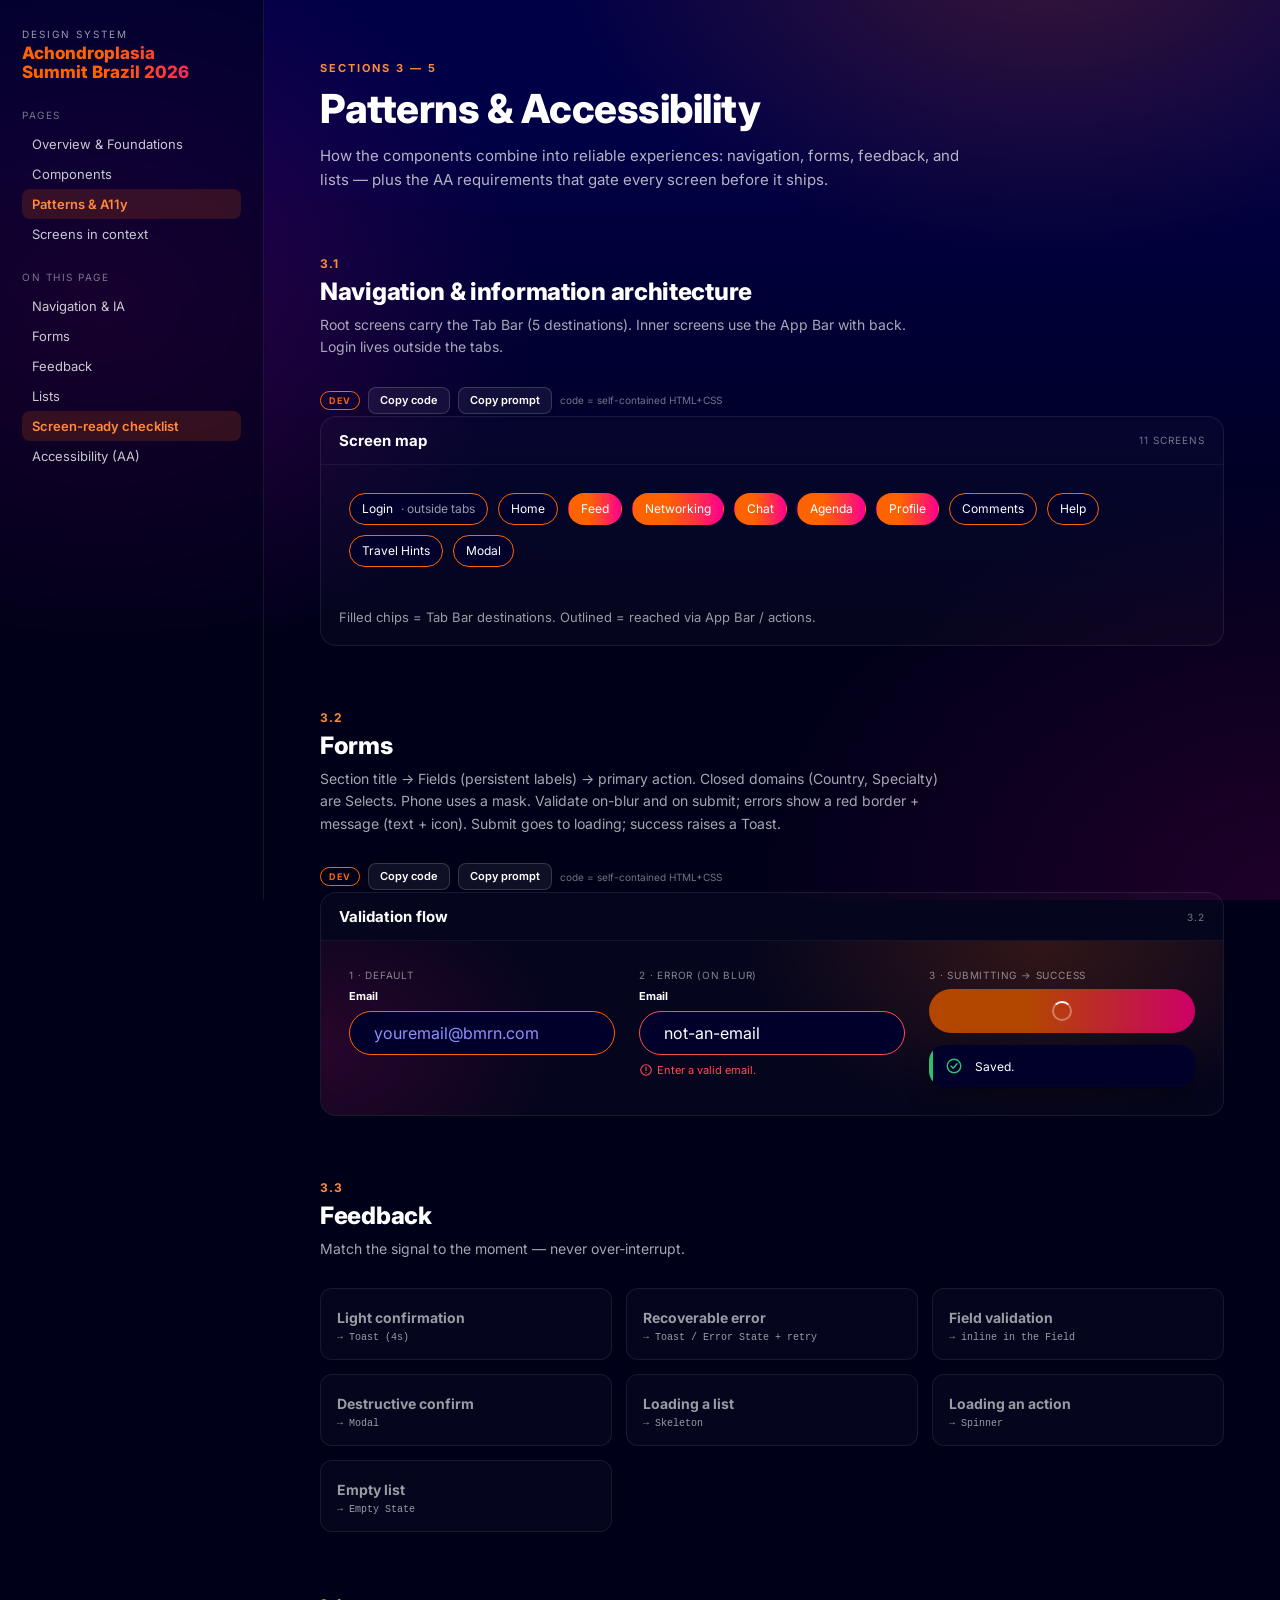
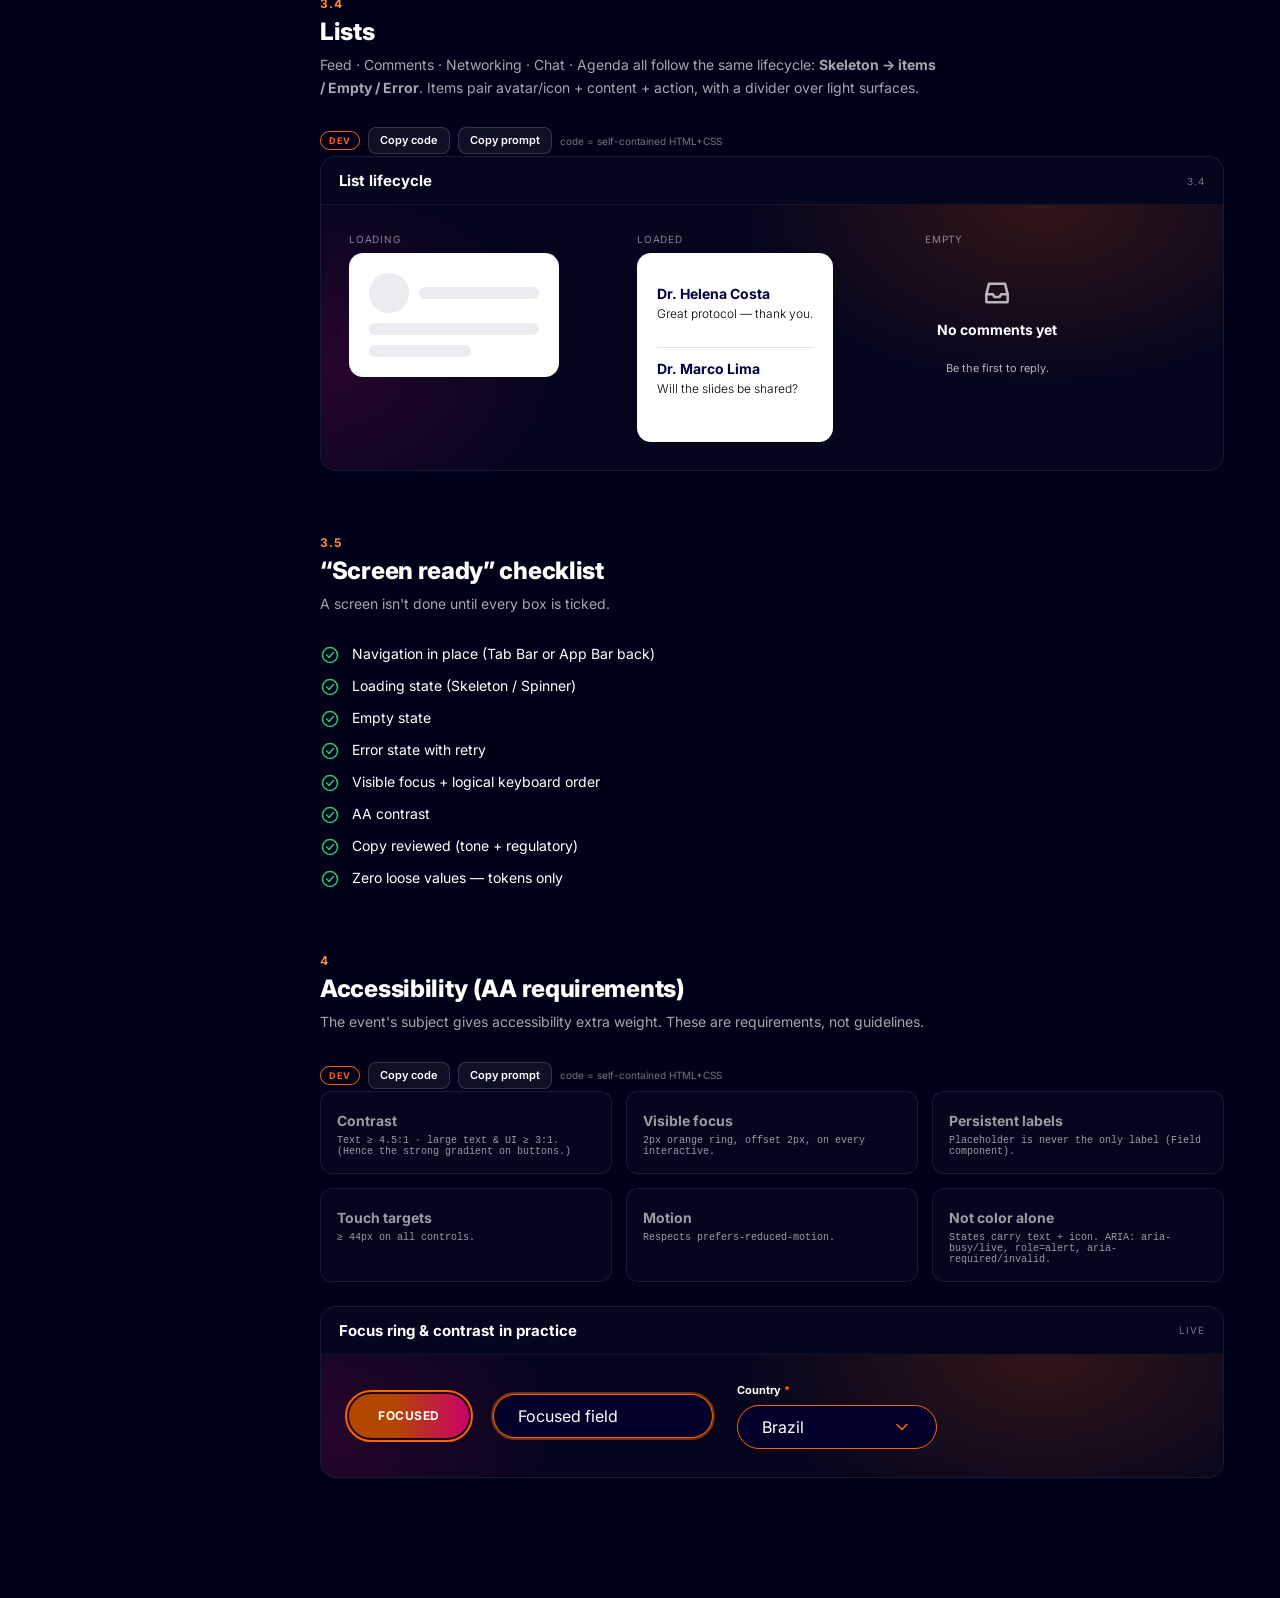
<file: Patterns.html>
<!DOCTYPE html>
<html lang="en">
<head>
<meta charset="UTF-8">
<meta name="viewport" content="width=device-width, initial-scale=1.0">
<title>Patterns &amp; Accessibility — Achondroplasia Summit Brazil 2026</title>
<link rel="preconnect" href="https://fonts.googleapis.com">
<link rel="preconnect" href="https://fonts.gstatic.com" crossorigin>
<link href="https://fonts.googleapis.com/css2?family=Inter:wght@300;400;500;600;700;800&family=Allura&display=swap" rel="stylesheet">
<link rel="stylesheet" href="styles/tokens.css">
<link rel="stylesheet" href="styles/components.css">
<link rel="stylesheet" href="styles/docs.css">
</head>
<body class="asb">
<div class="doc-bg"></div>
<div class="layout">
  <main class="main">
    <div class="page">

      <header class="page-head">
        <span class="page-head__eyebrow">Sections 3 — 5</span>
        <h1>Patterns &amp; Accessibility</h1>
        <p>How the components combine into reliable experiences: navigation, forms, feedback, and lists — plus the AA requirements that gate every screen before it ships.</p>
      </header>

      <!-- 3.1 NAV / IA -->
      <section class="sec" id="nav-ia">
        <div class="sec__num">3.1</div>
        <h2 class="sec__title">Navigation &amp; information architecture</h2>
        <p class="sec__desc">Root screens carry the Tab Bar (5 destinations). Inner screens use the App Bar with back. Login lives outside the tabs.</p>
        <div class="demo">
          <div class="demo__caption"><h3>Screen map</h3><span class="tag">11 screens</span></div>
          <div class="demo__stage" style="gap:10px;">
            <span class="chip" style="cursor:default;">Login <span style="opacity:.6;">· outside tabs</span></span>
            <span class="chip" style="cursor:default;">Home</span>
            <span class="chip chip--selected" style="cursor:default;">Feed</span>
            <span class="chip chip--selected" style="cursor:default;">Networking</span>
            <span class="chip chip--selected" style="cursor:default;">Chat</span>
            <span class="chip chip--selected" style="cursor:default;">Agenda</span>
            <span class="chip chip--selected" style="cursor:default;">Profile</span>
            <span class="chip" style="cursor:default;">Comments</span>
            <span class="chip" style="cursor:default;">Help</span>
            <span class="chip" style="cursor:default;">Travel Hints</span>
            <span class="chip" style="cursor:default;">Modal</span>
          </div>
          <p class="demo__note" style="padding-bottom:18px;">Filled chips = Tab Bar destinations. Outlined = reached via App Bar / actions.</p>
        </div>
      </section>

      <!-- 3.2 FORMS -->
      <section class="sec" id="forms">
        <div class="sec__num">3.2</div>
        <h2 class="sec__title">Forms</h2>
        <p class="sec__desc">Section title → Fields (persistent labels) → primary action. Closed domains (Country, Specialty) are Selects. Phone uses a mask. Validate on-blur and on submit; errors show a red border + message (text + icon). Submit goes to loading; success raises a Toast.</p>
        <div class="demo">
          <div class="demo__caption"><h3>Validation flow</h3><span class="tag">3.2</span></div>
          <div class="demo__stage demo__stage--dna" style="gap:24px;">
            <div class="state-cell" style="flex:1;min-width:240px;">
              <span class="state-label">1 · Default</span>
              <div class="field" style="width:100%;"><label class="field__label">Email</label><input class="input" placeholder="youremail@bmrn.com"></div>
            </div>
            <div class="state-cell" style="flex:1;min-width:240px;">
              <span class="state-label">2 · Error (on blur)</span>
              <div class="field" style="width:100%;"><label class="field__label">Email</label><input class="input is-error" value="not-an-email" aria-invalid="true"><span class="field__error"><svg width="14" height="14"><use href="#i-error"/></svg> Enter a valid email.</span></div>
            </div>
            <div class="state-cell" style="flex:1;min-width:240px;">
              <span class="state-label">3 · Submitting → success</span>
              <button class="btn btn--primary btn--block" data-loading="true" style="margin-bottom:12px;"><span class="btn__label">SAVE</span></button>
              <div class="toast toast--success" role="status" style="min-width:0;width:100%;"><svg class="toast__icon" width="18" height="18"><use href="#i-success"/></svg><span class="toast__msg">Saved.</span></div>
            </div>
          </div>
        </div>
      </section>

      <!-- 3.3 FEEDBACK -->
      <section class="sec" id="feedback">
        <div class="sec__num">3.3</div>
        <h2 class="sec__title">Feedback</h2>
        <p class="sec__desc">Match the signal to the moment — never over-interrupt.</p>
        <div class="grid" style="grid-template-columns:repeat(auto-fill,minmax(230px,1fr));">
          <div class="spec"><div class="spec__name" style="font-weight:700;font-size:14px;color:#fff;">Light confirmation</div><div class="spec__token" style="opacity:.6;">→ Toast (4s)</div></div>
          <div class="spec"><div class="spec__name" style="font-weight:700;font-size:14px;color:#fff;">Recoverable error</div><div class="spec__token" style="opacity:.6;">→ Toast / Error State + retry</div></div>
          <div class="spec"><div class="spec__name" style="font-weight:700;font-size:14px;color:#fff;">Field validation</div><div class="spec__token" style="opacity:.6;">→ inline in the Field</div></div>
          <div class="spec"><div class="spec__name" style="font-weight:700;font-size:14px;color:#fff;">Destructive confirm</div><div class="spec__token" style="opacity:.6;">→ Modal</div></div>
          <div class="spec"><div class="spec__name" style="font-weight:700;font-size:14px;color:#fff;">Loading a list</div><div class="spec__token" style="opacity:.6;">→ Skeleton</div></div>
          <div class="spec"><div class="spec__name" style="font-weight:700;font-size:14px;color:#fff;">Loading an action</div><div class="spec__token" style="opacity:.6;">→ Spinner</div></div>
          <div class="spec"><div class="spec__name" style="font-weight:700;font-size:14px;color:#fff;">Empty list</div><div class="spec__token" style="opacity:.6;">→ Empty State</div></div>
        </div>
      </section>

      <!-- 3.4 LISTS -->
      <section class="sec" id="lists">
        <div class="sec__num">3.4</div>
        <h2 class="sec__title">Lists</h2>
        <p class="sec__desc">Feed · Comments · Networking · Chat · Agenda all follow the same lifecycle: <b>Skeleton → items / Empty / Error</b>. Items pair avatar/icon + content + action, with a divider over light surfaces.</p>
        <div class="demo">
          <div class="demo__caption"><h3>List lifecycle</h3><span class="tag">3.4</span></div>
          <div class="demo__stage demo__stage--dna" style="gap:18px;align-items:stretch;">
            <div class="state-cell" style="flex:1;min-width:200px;"><span class="state-label">Loading</span>
              <div class="on-light" style="display:flex;flex-direction:column;gap:10px;"><div style="display:flex;gap:10px;align-items:center;"><span class="skeleton skeleton--avatar"></span><span class="skeleton skeleton--line" style="width:120px;"></span></div><div class="skeleton skeleton--line"></div><div class="skeleton skeleton--line" style="width:60%;"></div></div>
            </div>
            <div class="state-cell" style="flex:1;min-width:200px;"><span class="state-label">Loaded</span>
              <div class="on-light"><div class="comment"><div class="comment__name">Dr. Helena Costa</div><p class="comment__body">Great protocol — thank you.</p></div><div class="comment" style="border-bottom:none;"><div class="comment__name">Dr. Marco Lima</div><p class="comment__body">Will the slides be shared?</p></div></div>
            </div>
            <div class="state-cell" style="flex:1;min-width:200px;"><span class="state-label">Empty</span>
              <div class="state" style="padding:24px 12px;"><svg class="state__icon" width="32" height="32"><use href="#i-inbox"/></svg><div class="state__title" style="font-size:14px;">No comments yet</div><p class="state__text" style="font-size:11px;">Be the first to reply.</p></div>
            </div>
          </div>
        </div>
      </section>

      <!-- 3.5 CHECKLIST -->
      <section class="sec" id="checklist">
        <div class="sec__num">3.5</div>
        <h2 class="sec__title">“Screen ready” checklist</h2>
        <p class="sec__desc">A screen isn't done until every box is ticked.</p>
        <ul class="checklist">
          <li><svg width="20" height="20"><use href="#i-success"/></svg> Navigation in place (Tab Bar or App Bar back)</li>
          <li><svg width="20" height="20"><use href="#i-success"/></svg> Loading state (Skeleton / Spinner)</li>
          <li><svg width="20" height="20"><use href="#i-success"/></svg> Empty state</li>
          <li><svg width="20" height="20"><use href="#i-success"/></svg> Error state with retry</li>
          <li><svg width="20" height="20"><use href="#i-success"/></svg> Visible focus + logical keyboard order</li>
          <li><svg width="20" height="20"><use href="#i-success"/></svg> AA contrast</li>
          <li><svg width="20" height="20"><use href="#i-success"/></svg> Copy reviewed (tone + regulatory)</li>
          <li><svg width="20" height="20"><use href="#i-success"/></svg> Zero loose values — tokens only</li>
        </ul>
      </section>

      <!-- 4 ACCESSIBILITY -->
      <section class="sec" id="accessibility">
        <div class="sec__num">4</div>
        <h2 class="sec__title">Accessibility (AA requirements)</h2>
        <p class="sec__desc">The event's subject gives accessibility extra weight. These are requirements, not guidelines.</p>
        <div class="grid" style="grid-template-columns:repeat(auto-fill,minmax(270px,1fr));">
          <div class="spec"><div class="spec__name" style="font-weight:700;font-size:14px;color:#fff;">Contrast</div><div class="spec__token" style="opacity:.6;">Text ≥ 4.5:1 · large text &amp; UI ≥ 3:1. (Hence the strong gradient on buttons.)</div></div>
          <div class="spec"><div class="spec__name" style="font-weight:700;font-size:14px;color:#fff;">Visible focus</div><div class="spec__token" style="opacity:.6;">2px orange ring, offset 2px, on every interactive.</div></div>
          <div class="spec"><div class="spec__name" style="font-weight:700;font-size:14px;color:#fff;">Persistent labels</div><div class="spec__token" style="opacity:.6;">Placeholder is never the only label (Field component).</div></div>
          <div class="spec"><div class="spec__name" style="font-weight:700;font-size:14px;color:#fff;">Touch targets</div><div class="spec__token" style="opacity:.6;">≥ 44px on all controls.</div></div>
          <div class="spec"><div class="spec__name" style="font-weight:700;font-size:14px;color:#fff;">Motion</div><div class="spec__token" style="opacity:.6;">Respects prefers-reduced-motion.</div></div>
          <div class="spec"><div class="spec__name" style="font-weight:700;font-size:14px;color:#fff;">Not color alone</div><div class="spec__token" style="opacity:.6;">States carry text + icon. ARIA: aria-busy/live, role=alert, aria-required/invalid.</div></div>
        </div>
        <div class="demo" style="margin-top:24px;">
          <div class="demo__caption"><h3>Focus ring &amp; contrast in practice</h3><span class="tag">live</span></div>
          <div class="demo__stage demo__stage--dna" style="align-items:center;gap:24px;">
            <button class="btn btn--primary" style="outline:2px solid var(--orange-500);outline-offset:2px;"><span class="btn__label">FOCUSED</span></button>
            <input class="input" style="width:220px;box-shadow:0 0 0 2px rgba(255,99,0,.45);" value="Focused field">
            <div class="field" style="width:200px;"><label class="field__label">Country <span class="req">*</span></label><div class="select__control" style="border-radius:32px;"><span>Brazil</span><svg class="select__chevron" width="20" height="20"><use href="#i-chevron-down"/></svg></div></div>
          </div>
        </div>
      </section>

    </div>
  </main>
</div>

<script>
window.__DOC_PAGE = "patterns";
window.__DOC_SECTIONS = [
  { id: "nav-ia", label: "Navigation & IA" },
  { id: "forms", label: "Forms" },
  { id: "feedback", label: "Feedback" },
  { id: "lists", label: "Lists" },
  { id: "checklist", label: "Screen-ready checklist" },
  { id: "accessibility", label: "Accessibility (AA)" }
];
</script>
<script src="styles/icons.js"></script>
<script src="styles/nav.js"></script>
<script src="styles/devcopy.js"></script>
</body>
</html>
</file>
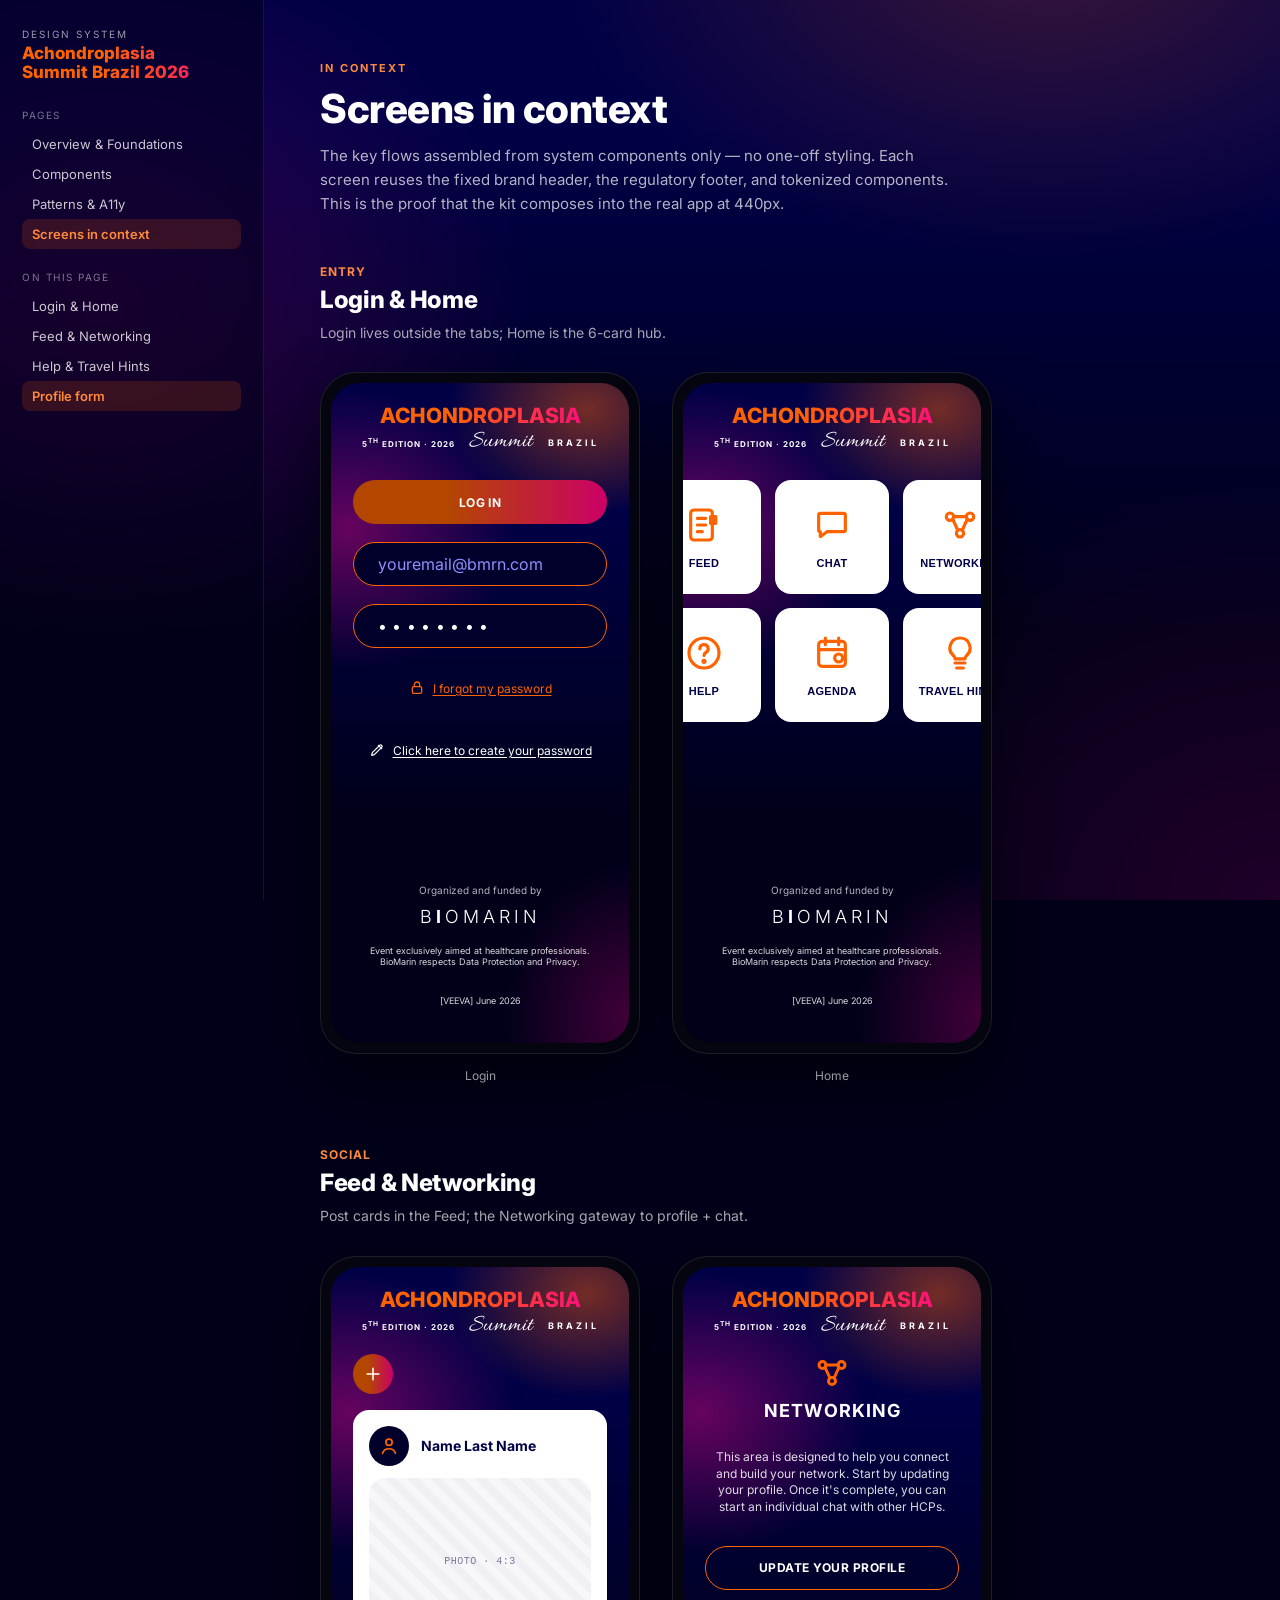
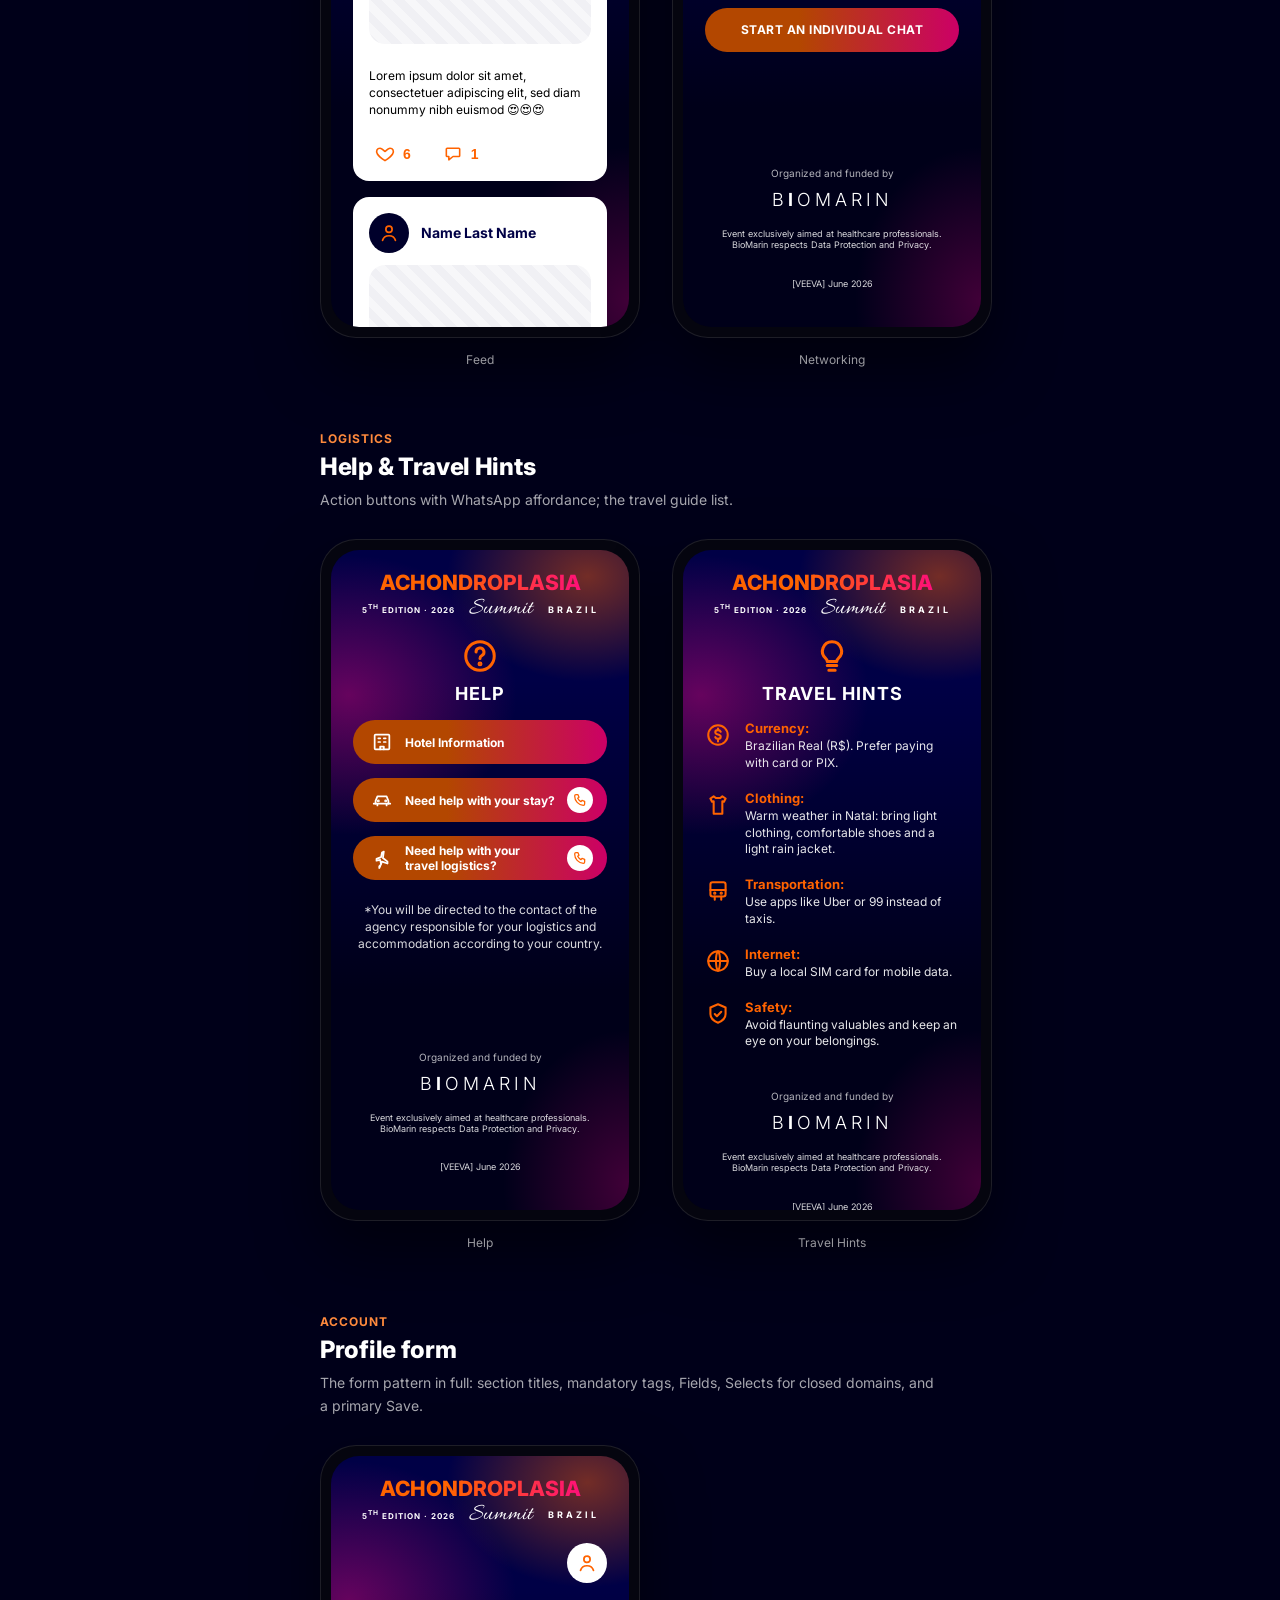
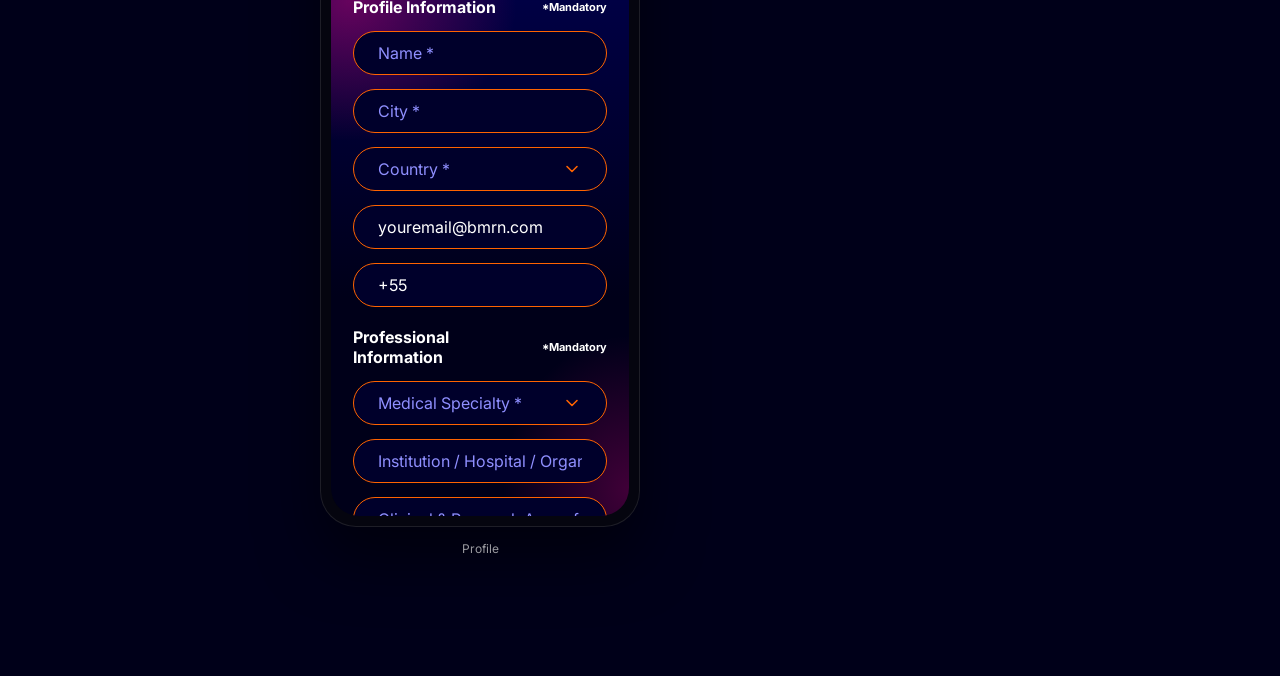
<file: Screens.html>
<!DOCTYPE html>
<html lang="en">
<head>
<meta charset="UTF-8">
<meta name="viewport" content="width=device-width, initial-scale=1.0">
<title>Screens in context — Achondroplasia Summit Brazil 2026</title>
<link rel="preconnect" href="https://fonts.googleapis.com">
<link rel="preconnect" href="https://fonts.gstatic.com" crossorigin>
<link href="https://fonts.googleapis.com/css2?family=Inter:wght@300;400;500;600;700;800&family=Allura&display=swap" rel="stylesheet">
<link rel="stylesheet" href="styles/tokens.css">
<link rel="stylesheet" href="styles/components.css">
<link rel="stylesheet" href="styles/docs.css">
</head>
<body class="asb">
<div class="doc-bg"></div>
<div class="layout">
  <main class="main">
    <div class="page">

      <header class="page-head">
        <span class="page-head__eyebrow">In context</span>
        <h1>Screens in context</h1>
        <p>The key flows assembled from system components only — no one-off styling. Each screen reuses the fixed brand header, the regulatory footer, and tokenized components. This is the proof that the kit composes into the real app at 440px.</p>
      </header>

      <section class="sec" id="entry" style="margin-top:32px;">
        <div class="sec__num">ENTRY</div>
        <h2 class="sec__title">Login &amp; Home</h2>
        <p class="sec__desc">Login lives outside the tabs; Home is the 6-card hub.</p>
        <div class="frame-rail">
          <div><div class="phone"><div class="phone__screen" data-screen="login"></div></div><div class="phone__caption">Login</div></div>
          <div><div class="phone"><div class="phone__screen" data-screen="home"></div></div><div class="phone__caption">Home</div></div>
        </div>
      </section>

      <section class="sec" id="social">
        <div class="sec__num">SOCIAL</div>
        <h2 class="sec__title">Feed &amp; Networking</h2>
        <p class="sec__desc">Post cards in the Feed; the Networking gateway to profile + chat.</p>
        <div class="frame-rail">
          <div><div class="phone"><div class="phone__screen" data-screen="feed"></div></div><div class="phone__caption">Feed</div></div>
          <div><div class="phone"><div class="phone__screen" data-screen="networking"></div></div><div class="phone__caption">Networking</div></div>
        </div>
      </section>

      <section class="sec" id="logistics">
        <div class="sec__num">LOGISTICS</div>
        <h2 class="sec__title">Help &amp; Travel Hints</h2>
        <p class="sec__desc">Action buttons with WhatsApp affordance; the travel guide list.</p>
        <div class="frame-rail">
          <div><div class="phone"><div class="phone__screen" data-screen="help"></div></div><div class="phone__caption">Help</div></div>
          <div><div class="phone"><div class="phone__screen" data-screen="travel"></div></div><div class="phone__caption">Travel Hints</div></div>
        </div>
      </section>

      <section class="sec" id="account">
        <div class="sec__num">ACCOUNT</div>
        <h2 class="sec__title">Profile form</h2>
        <p class="sec__desc">The form pattern in full: section titles, mandatory tags, Fields, Selects for closed domains, and a primary Save.</p>
        <div class="frame-rail">
          <div><div class="phone"><div class="phone__screen" data-screen="profile"></div></div><div class="phone__caption">Profile</div></div>
        </div>
      </section>

    </div>
  </main>
</div>

<script>
window.__DOC_PAGE = "screens";
window.__DOC_SECTIONS = [
  { id: "entry", label: "Login & Home" },
  { id: "social", label: "Feed & Networking" },
  { id: "logistics", label: "Help & Travel Hints" },
  { id: "account", label: "Profile form" }
];
</script>
<script src="styles/icons.js"></script>
<script src="styles/nav.js"></script>
<script src="styles/screens.js"></script>
</body>
</html>
</file>
<file: styles/tokens.css>
/* ============================================================
   ACHONDROPLASIA SUMMIT BRAZIL 2026 — Design System
   1. FOUNDATIONS (tokens)
   All values are exact (hex/px) per briefing — do not approximate.
   ============================================================ */

:root {
  /* ---- 1.1 Colors — Primitives ---- */
  --navy-900: #000019;
  --navy-800: #00002b;
  --navy-700: #000046;
  --periwinkle-400: #8f8fff;
  --orange-500: #ff6300;
  --coral-500: #ff4925;
  --magenta-500: #ff0884;
  --pink-500: #ff0092;
  --red-500: #ff4d4f;
  --green-500: #2fbf71;
  --amber-500: #ffb020;
  --blue-500: #4d9fff;
  --white: #ffffff;
  --black: #000000;

  /* ---- 1.2 Colors — Semantic (use these in components) ---- */
  --bg-base-start: var(--navy-700);
  --bg-base-end: var(--navy-900);
  --surface-raised: var(--white);
  --surface-field: var(--navy-800);
  --border-interactive: var(--orange-500);
  --border-divider: rgba(0, 0, 70, 0.12);
  --accent-default: var(--orange-500);
  --text-on-dark: var(--white);
  --text-on-light-heading: var(--navy-700);
  --text-on-light-body: var(--black);
  --text-author: var(--navy-700);
  --text-link: var(--orange-500);
  --text-placeholder: var(--periwinkle-400);
  --text-on-accent: var(--white);
  --feedback-required: var(--orange-500);
  --feedback-error: var(--red-500);
  --feedback-success: var(--green-500);
  --feedback-warning: var(--amber-500);
  --feedback-info: var(--blue-500);

  /* ---- 1.3 Gradients ---- */
  /* vibrant — decorative only, never behind text */
  --grad-brand-primary: linear-gradient(90deg, #ff6300 37%, #ff4925 55%, #ff0884 95%, #ff0092 100%);
  /* strong — AA, default for buttons WITH text (white text ~5.5:1) */
  --grad-brand-primary-strong: linear-gradient(90deg, #b34700 37%, #cc0066 100%);
  /* screen background */
  --grad-surface-background: linear-gradient(180deg, #000046 19.7%, #000019 66.8%);

  /* ---- 1.4 Typography ---- */
  --font-family: "Inter", system-ui, sans-serif;
  --font-script: "Allura", cursive;
  --fw-light: 300;
  --fw-regular: 400;
  --fw-bold: 700;

  --fs-caption-xs: 8px;   /* badge counter / micro */
  --fs-legal: 10px;       /* footer legal */
  --fs-label: 11px;       /* caption / label */
  --fs-body: 12px;        /* body */
  --fs-body-strong: 14px; /* body-strong */
  --fs-title: 16px;       /* title / input */
  --fs-heading: 20px;     /* heading */
  --fs-display: 24px;     /* display */

  --lh-single: 1;
  --lh-legal: 1.2;
  --lh-body: 1.4;

  --ls-button: 0.48px;    /* UPPERCASE */
  --ls-password: 5.44px;

  /* ---- 1.5 Spacing (base 4) ---- */
  --space-4: 4px;
  --space-8: 8px;
  --space-12: 12px;
  --space-16: 16px;
  --space-20: 20px;
  --space-24: 24px;
  --space-32: 32px;
  --container-pad: 24px; /* default lateral margin */

  /* ---- 1.6 Radius ---- */
  --radius-selection: 6px;
  --radius-card: 16px;
  --radius-card-inner: 14px;
  --radius-pill: 32px;
  --radius-full: 9999px;

  /* ---- 1.7 Sizes ---- */
  --control-h: 44px;       /* input / button height */
  --menu-card: 114px;
  --content-width: 340px;
  --card-width: 400px;
  --viewport: 440px;
  --app-bar-h: 56px;
  --tab-bar-h: 64px;
  --check-size: 20px;      /* checkbox / radio */
  --switch-w: 44px;
  --switch-h: 24px;
  --touch-min: 44px;

  /* ---- 1.8 Other ---- */
  --border-width: 1px;
  --opacity-muted: 0.7;
  --opacity-decorative: 0.2;
  --opacity-disabled: 0.4;

  --elevation-float: 0 8px 24px rgba(0, 0, 0, 0.45);
  --modal-backdrop: rgba(0, 0, 0, 0.6);
  --modal-blur: 9px;

  --motion-fast: 150ms;
  --motion-base: 250ms;
  --motion-loop: 1500ms;
  --easing: cubic-bezier(0.4, 0, 0.2, 1);

  /* state overlays */
  --overlay-light-hover: rgba(0, 0, 0, 0.06);
  --overlay-light-press: rgba(0, 0, 0, 0.12);
  --overlay-dark-hover: rgba(255, 255, 255, 0.08);
  --overlay-dark-press: rgba(255, 255, 255, 0.16);
  --overlay-grad-hover: rgba(0, 0, 0, 0.10);
  --overlay-grad-press: rgba(0, 0, 0, 0.18);

  /* skeleton */
  --skeleton-base: rgba(0, 0, 70, 0.08);
  --skeleton-shimmer: rgba(0, 0, 70, 0.04);
}

/* ---- Focus visible (mandatory on all interactives) ---- */
*:focus-visible {
  outline: 2px solid var(--orange-500);
  outline-offset: 2px;
}

@media (prefers-reduced-motion: reduce) {
  *,
  *::before,
  *::after {
    animation-duration: 0.001ms !important;
    animation-iteration-count: 1 !important;
    transition-duration: 0.001ms !important;
  }
}
</file>
<file: styles/components.css>
/* ============================================================
   ACHONDROPLASIA SUMMIT BRAZIL 2026 — Design System
   2. COMPONENTS (all states) — consumes tokens.css variables
   Reference platform: mobile, 440px wide. Dark theme.
   ============================================================ */

/* ---------- Reset / base for component contexts ---------- */
.asb {
  font-family: var(--font-family);
  -webkit-font-smoothing: antialiased;
  box-sizing: border-box;
}
.asb *,
.asb *::before,
.asb *::after { box-sizing: border-box; }

/* ============================================================
   2.1 BUTTON / PRIMARY
   ============================================================ */
.btn {
  position: relative;
  display: inline-flex;
  align-items: center;
  justify-content: center;
  gap: var(--space-8);
  height: var(--control-h);
  min-width: 120px;
  padding: 0 28px;
  border: none;
  border-radius: var(--radius-pill);
  font-family: var(--font-family);
  font-weight: var(--fw-bold);
  font-size: var(--fs-body);
  letter-spacing: var(--ls-button);
  text-transform: uppercase;
  color: var(--text-on-accent);
  cursor: pointer;
  overflow: hidden;
  transition: transform var(--motion-fast) var(--easing);
  user-select: none;
}
.btn::after {
  content: "";
  position: absolute;
  inset: 0;
  background: transparent;
  transition: background var(--motion-fast) var(--easing);
  pointer-events: none;
}
/* Primary — strong gradient (AA) */
.btn--primary { background: var(--grad-brand-primary-strong); }
.btn--primary:hover::after { background: var(--overlay-grad-hover); }
.btn--primary:active::after { background: var(--overlay-grad-press); }
/* Vibrant (decorative / brand-decision alternative) */
.btn--vibrant { background: var(--grad-brand-primary); }
.btn--vibrant:hover::after { background: var(--overlay-grad-hover); }
/* Secondary — outline on dark */
.btn--secondary {
  background: transparent;
  border: var(--border-width) solid var(--border-interactive);
  color: var(--text-on-dark);
}
.btn--secondary:hover::after { background: var(--overlay-dark-hover); }
.btn--secondary:active::after { background: var(--overlay-dark-press); }

.btn:disabled,
.btn[aria-disabled="true"] {
  opacity: var(--opacity-disabled);
  pointer-events: none;
}
.btn[data-loading="true"] { color: transparent; pointer-events: none; }
.btn[data-loading="true"] .btn__label { visibility: hidden; }
.btn[data-loading="true"]::before {
  content: "";
  position: absolute;
  width: 20px; height: 20px;
  border-radius: var(--radius-full);
  border: 2px solid rgba(255,255,255,0.35);
  border-top-color: #fff;
  animation: asb-spin var(--motion-loop) linear infinite;
}
.btn--block { width: 100%; }

/* ============================================================
   2.2 INPUT  /  2.3 FIELD
   ============================================================ */
.input {
  display: flex;
  align-items: center;
  width: 100%;
  height: var(--control-h);
  padding: 0 var(--space-24);
  background: var(--surface-field);
  border: var(--border-width) solid var(--border-interactive);
  border-radius: var(--radius-pill);
  color: var(--text-on-dark);
  font-family: var(--font-family);
  font-size: var(--fs-title);
  transition: border-color var(--motion-fast) var(--easing),
              box-shadow var(--motion-fast) var(--easing);
}
.input::placeholder { color: var(--text-placeholder); }
.input:hover { border-color: #ff7d2e; }
.input:focus,
.input:focus-visible {
  outline: none;
  border-color: var(--orange-500);
  box-shadow: 0 0 0 2px rgba(255, 99, 0, 0.45);
}
.input[aria-invalid="true"],
.input.is-error { border-color: var(--feedback-error); }
.input:disabled { opacity: var(--opacity-disabled); pointer-events: none; }
.input--password { letter-spacing: var(--ls-password); }

.field { display: flex; flex-direction: column; gap: var(--space-8); }
.field + .field { margin-top: var(--space-16); }
.field__label {
  font-weight: var(--fw-bold);
  font-size: var(--fs-label);
  color: var(--text-on-dark);
}
.field__label .req { color: var(--feedback-required); }
.field__helper {
  font-size: var(--fs-label);
  color: var(--text-on-dark);
  opacity: var(--opacity-muted);
}
.field__error {
  display: flex;
  align-items: center;
  gap: var(--space-4);
  font-size: var(--fs-label);
  color: var(--feedback-error);
}

/* ============================================================
   2.4 SELECT / DROPDOWN
   ============================================================ */
.select { position: relative; width: 100%; }
.select__control {
  display: flex;
  align-items: center;
  justify-content: space-between;
  height: var(--control-h);
  padding: 0 var(--space-24);
  background: var(--surface-field);
  border: var(--border-width) solid var(--border-interactive);
  border-radius: var(--radius-pill);
  color: var(--text-on-dark);
  font-size: var(--fs-title);
  cursor: pointer;
}
.select__control[data-empty="true"] { color: var(--text-placeholder); }
.select__chevron { color: var(--accent-default); transition: transform var(--motion-base) var(--easing); }
.select[aria-expanded="true"] .select__chevron { transform: rotate(180deg); }
.select__menu {
  position: absolute;
  top: calc(100% + var(--space-8));
  left: 0; right: 0;
  background: var(--surface-raised);
  border-radius: var(--radius-card);
  box-shadow: var(--elevation-float);
  padding: var(--space-8);
  z-index: 20;
}
.select__option {
  padding: var(--space-12) var(--space-16);
  border-radius: 10px;
  color: var(--text-on-light-body);
  font-size: var(--fs-body);
  cursor: pointer;
}
.select__option:hover { background: var(--overlay-light-hover); }
.select__option[aria-selected="true"] { color: var(--accent-default); font-weight: var(--fw-bold); }

/* ============================================================
   2.5 CHECKBOX / RADIO
   ============================================================ */
.choice { display: inline-flex; align-items: center; gap: var(--space-12); cursor: pointer; }
.choice input { position: absolute; opacity: 0; width: 0; height: 0; }
.choice__box {
  flex: none;
  width: var(--check-size); height: var(--check-size);
  border: var(--border-width) solid var(--border-interactive);
  display: grid; place-items: center;
  transition: background var(--motion-fast) var(--easing);
}
.choice--checkbox .choice__box { border-radius: var(--radius-selection); }
.choice--radio .choice__box { border-radius: var(--radius-full); }
.choice__box svg { opacity: 0; transition: opacity var(--motion-fast) var(--easing); }
.choice input:checked + .choice__box { background: var(--orange-500); }
.choice input:checked + .choice__box svg { opacity: 1; }
.choice--radio input:checked + .choice__box { background: transparent; }
.choice--radio input:checked + .choice__box::after {
  content: ""; width: 10px; height: 10px; border-radius: var(--radius-full);
  background: var(--orange-500);
}
.choice[data-indeterminate="true"] .choice__box { background: var(--orange-500); }
.choice__label { color: var(--text-on-dark); font-size: var(--fs-body); }
.choice input:focus-visible + .choice__box { outline: 2px solid var(--orange-500); outline-offset: 2px; }
.choice[aria-disabled="true"] { opacity: var(--opacity-disabled); pointer-events: none; }

/* ============================================================
   2.6 SWITCH
   ============================================================ */
.switch { position: relative; display: inline-flex; width: var(--switch-w); height: var(--switch-h); cursor: pointer; }
.switch input { position: absolute; opacity: 0; width: 0; height: 0; }
.switch__track {
  width: 100%; height: 100%;
  border-radius: var(--radius-full);
  background: var(--surface-field);
  border: var(--border-width) solid var(--border-interactive);
  transition: background var(--motion-base) var(--easing);
}
.switch__knob {
  position: absolute; top: 50%; left: 3px;
  width: 18px; height: 18px; border-radius: var(--radius-full);
  background: #fff; transform: translateY(-50%);
  transition: left var(--motion-base) var(--easing);
}
.switch input:checked ~ .switch__track { background: var(--orange-500); border-color: var(--orange-500); }
.switch input:checked ~ .switch__knob { left: calc(100% - 21px); }
.switch input:focus-visible ~ .switch__track { outline: 2px solid var(--orange-500); outline-offset: 2px; }

/* ============================================================
   2.7 CHIP
   ============================================================ */
.chip {
  display: inline-flex; align-items: center; gap: var(--space-8);
  height: 32px; padding: 0 var(--space-12);
  border-radius: var(--radius-pill);
  background: var(--surface-field);
  border: var(--border-width) solid var(--border-interactive);
  color: var(--text-on-dark);
  font-size: var(--fs-body);
  cursor: pointer;
}
.chip--selected { background: var(--grad-brand-primary); border-color: transparent; color: #fff; }
.chip[aria-disabled="true"] { opacity: var(--opacity-disabled); pointer-events: none; }

/* ============================================================
   2.8 LINK
   ============================================================ */
.link {
  display: inline-flex; align-items: center; gap: var(--space-8);
  min-height: var(--touch-min);
  color: var(--text-link);
  font-size: var(--fs-body);
  text-decoration: underline;
  text-underline-offset: 2px;
  cursor: pointer;
}
.link--secondary { color: var(--text-on-dark); }
.link:hover { opacity: 0.85; }

/* ============================================================
   2.9 MENU CARD (Home)
   ============================================================ */
.menu-card {
  position: relative;
  display: flex; flex-direction: column; align-items: center; justify-content: center;
  gap: var(--space-12);
  width: var(--menu-card); height: var(--menu-card);
  background: var(--surface-raised);
  border-radius: var(--radius-card);
  cursor: pointer; overflow: hidden;
  border: none;
}
.menu-card::after {
  content: ""; position: absolute; inset: 0; background: transparent;
  transition: background var(--motion-fast) var(--easing);
}
.menu-card:hover::after { background: var(--overlay-light-hover); }
.menu-card:active::after { background: var(--overlay-light-press); }
.menu-card__icon { width: 40px; height: 40px; color: var(--accent-default); }
.menu-card__label {
  font-weight: var(--fw-bold); font-size: var(--fs-label);
  color: var(--text-on-light-heading); text-transform: uppercase; letter-spacing: 0.3px;
}
.menu-grid { display: grid; grid-template-columns: repeat(3, var(--menu-card)); gap: 14px; }

/* ============================================================
   2.10 POST CARD (Feed)  +  2.11 AVATAR
   ============================================================ */
.avatar {
  flex: none; border-radius: var(--radius-full); overflow: hidden;
  display: grid; place-items: center;
  background: var(--surface-field); color: var(--accent-default);
  font-weight: var(--fw-bold);
}
.avatar img { width: 100%; height: 100%; object-fit: cover; }
.avatar--sm { width: 24px; height: 24px; font-size: 10px; }
.avatar--md { width: 40px; height: 40px; font-size: 14px; }
.avatar--lg { width: 64px; height: 64px; font-size: 22px; }

.post {
  width: 100%;
  background: var(--surface-raised);
  border-radius: var(--radius-card);
  padding: var(--space-16);
  display: flex; flex-direction: column; gap: var(--space-12);
}
.post__head { display: flex; align-items: center; gap: var(--space-12); }
.post__name { font-weight: var(--fw-bold); font-size: var(--fs-body-strong); color: var(--text-author); }
.post__media { width: 100%; border-radius: var(--radius-card); overflow: hidden; aspect-ratio: 4/3; }
.post__media img { width: 100%; height: 100%; object-fit: cover; display: block; }
.post__body { font-size: var(--fs-body); color: var(--text-on-light-body); line-height: var(--lh-body); }
.post__actions { display: flex; align-items: center; gap: var(--space-20); }
.post__action {
  display: inline-flex; align-items: center; gap: var(--space-8);
  background: none; border: none; cursor: pointer;
  font-weight: var(--fw-bold); font-size: var(--fs-body-strong); color: var(--accent-default);
}
.post__action svg { color: var(--accent-default); }
.post__action[aria-pressed="true"] svg { fill: var(--accent-default); }

/* ============================================================
   2.12 COMMENT + COMPOSER
   ============================================================ */
.comment { padding: var(--space-12) 0; border-bottom: var(--border-width) solid var(--border-divider); }
.comment__name { font-weight: var(--fw-bold); font-size: var(--fs-body-strong); color: var(--text-author); }
.comment__body { margin-top: var(--space-4); font-weight: var(--fw-light); font-size: var(--fs-body); color: var(--text-on-light-body); line-height: var(--lh-body); }
.composer { display: flex; align-items: center; gap: var(--space-8); }
.composer .input { padding-right: 52px; }
.composer__wrap { position: relative; flex: 1; }
.composer__send {
  position: absolute; right: 6px; top: 50%; transform: translateY(-50%);
  width: 36px; height: 36px; border-radius: var(--radius-full);
  display: grid; place-items: center; border: none; background: none; cursor: pointer;
  color: var(--accent-default);
}

/* ============================================================
   2.13 ACCORDION
   ============================================================ */
.accordion { background: var(--surface-raised); border-radius: var(--radius-card); overflow: hidden; }
.accordion__item + .accordion__item { border-top: var(--border-width) solid var(--border-divider); }
.accordion__header {
  width: 100%; display: flex; align-items: center; justify-content: space-between; gap: var(--space-12);
  padding: var(--space-16); background: none; border: none; cursor: pointer;
  font-weight: var(--fw-bold); font-size: var(--fs-body-strong); color: var(--text-on-light-heading); text-align: left;
}
.accordion__chevron { color: var(--accent-default); transition: transform var(--motion-base) var(--easing); flex: none; }
.accordion__item[data-open="true"] .accordion__chevron { transform: rotate(180deg); }
.accordion__panel { padding: 0 var(--space-16); max-height: 0; overflow: hidden; transition: max-height var(--motion-base) var(--easing); }
.accordion__item[data-open="true"] .accordion__panel { max-height: 240px; }
.accordion__panel-inner { padding-bottom: var(--space-16); font-size: var(--fs-body); color: var(--text-on-light-body); line-height: var(--lh-body); }

/* ============================================================
   2.14 TOAST / SNACKBAR
   ============================================================ */
.toast {
  display: flex; align-items: center; gap: var(--space-12);
  background: var(--surface-field); color: var(--text-on-dark);
  border-radius: var(--radius-card); box-shadow: var(--elevation-float);
  padding: var(--space-12) var(--space-16); overflow: hidden; position: relative;
  min-width: 280px;
}
.toast::before { content: ""; position: absolute; left: 0; top: 0; bottom: 0; width: 4px; background: var(--feedback-info); }
.toast--success::before { background: var(--feedback-success); }
.toast--error::before { background: var(--feedback-error); }
.toast--warning::before { background: var(--feedback-warning); }
.toast__icon { flex: none; }
.toast--success .toast__icon { color: var(--feedback-success); }
.toast--error .toast__icon { color: var(--feedback-error); }
.toast--info .toast__icon { color: var(--feedback-info); }
.toast--warning .toast__icon { color: var(--feedback-warning); }
.toast__msg { flex: 1; font-size: var(--fs-body); }
.toast__close { background: none; border: none; color: var(--text-on-dark); opacity: 0.7; cursor: pointer; }

/* ============================================================
   2.15 BADGE
   ============================================================ */
.badge {
  display: inline-grid; place-items: center;
  min-width: 18px; height: 18px; padding: 0 5px;
  border-radius: var(--radius-full);
  background: var(--orange-500); color: #fff;
  font-weight: var(--fw-bold); font-size: var(--fs-caption-xs); line-height: 1;
}

/* ============================================================
   2.16 APP BAR
   ============================================================ */
.app-bar {
  display: flex; align-items: center; gap: var(--space-12);
  height: var(--app-bar-h); padding: 0 var(--space-16);
  color: var(--text-on-dark);
}
.app-bar__back, .app-bar__action {
  display: grid; place-items: center; width: var(--touch-min); height: var(--touch-min);
  background: none; border: none; color: var(--text-on-dark); cursor: pointer;
}
.app-bar__title { flex: 1; font-weight: var(--fw-bold); font-size: var(--fs-title); }

/* ============================================================
   2.17 TAB BAR
   ============================================================ */
.tab-bar {
  display: flex; align-items: stretch; height: var(--tab-bar-h);
  background: var(--surface-field);
}
.tab {
  flex: 1; position: relative;
  display: flex; flex-direction: column; align-items: center; justify-content: center; gap: 4px;
  background: none; border: none; cursor: pointer;
  color: var(--text-on-dark); opacity: var(--opacity-muted);
}
.tab[aria-current="page"] { color: var(--accent-default); opacity: 1; }
.tab__label { font-size: var(--fs-caption-xs); font-weight: var(--fw-bold); letter-spacing: 0.3px; }
.tab .badge { position: absolute; top: 8px; left: 56%; }

/* ============================================================
   2.18 MESSAGE BUBBLE
   ============================================================ */
.bubble { max-width: 75%; padding: var(--space-12) var(--space-16); border-radius: var(--radius-card); font-size: var(--fs-body); line-height: var(--lh-body); }
.bubble--sent { margin-left: auto; background: var(--grad-brand-primary-strong); color: #fff; border-bottom-right-radius: 6px; }
.bubble--received { margin-right: auto; background: var(--surface-raised); color: var(--text-on-light-body); border-bottom-left-radius: 6px; }
.chat-thread { display: flex; flex-direction: column; gap: var(--space-12); }

/* ============================================================
   2.19 MODAL
   ============================================================ */
.modal-backdrop {
  position: absolute; inset: 0; background: var(--modal-backdrop);
  backdrop-filter: blur(var(--modal-blur)); -webkit-backdrop-filter: blur(var(--modal-blur));
  display: grid; place-items: center; padding: var(--space-24); z-index: 50;
}
.modal {
  position: relative; width: 100%; max-width: var(--card-width);
  background: var(--surface-raised); border-radius: var(--radius-card);
  padding: var(--space-20); display: flex; flex-direction: column; gap: var(--space-20);
}
.modal__close {
  position: absolute; top: -14px; right: -6px;
  width: 32px; height: 32px; border-radius: var(--radius-full);
  background: var(--grad-brand-primary-strong); color: #fff; border: none; cursor: pointer;
  display: grid; place-items: center;
}
.modal__media { width: 100%; border-radius: var(--radius-card-inner); overflow: hidden; }
.modal__media img { width: 100%; display: block; }
.modal__title { font-weight: var(--fw-bold); font-size: var(--fs-body); color: var(--accent-default); }
.modal__body { font-size: var(--fs-body); color: var(--text-on-light-heading); line-height: var(--lh-body); }

/* ============================================================
   2.20 SKELETON & SPINNER
   ============================================================ */
.skeleton {
  background: var(--skeleton-base); border-radius: var(--radius-card-inner); position: relative; overflow: hidden;
}
.skeleton::after {
  content: ""; position: absolute; inset: 0;
  background: linear-gradient(90deg, transparent, var(--skeleton-shimmer), transparent);
  transform: translateX(-100%);
  animation: asb-shimmer var(--motion-loop) infinite;
}
.skeleton--text { height: 12px; }
.skeleton--line { height: 12px; }
.skeleton--media { aspect-ratio: 4/3; }
.skeleton--avatar { width: 40px; height: 40px; border-radius: var(--radius-full); }

.spinner {
  display: inline-block; border-radius: var(--radius-full);
  border: 2px solid; animation: asb-spin var(--motion-loop) linear infinite;
}
.spinner--16 { width: 16px; height: 16px; }
.spinner--24 { width: 24px; height: 24px; }
.spinner--on-card { border-color: rgba(0,0,70,0.15); border-top-color: var(--orange-500); }
.spinner--on-button { border-color: rgba(255,255,255,0.35); border-top-color: #fff; }

@keyframes asb-spin { to { transform: rotate(360deg); } }
@keyframes asb-shimmer { to { transform: translateX(100%); } }

/* ============================================================
   2.21 EMPTY & ERROR STATE
   ============================================================ */
.state { display: flex; flex-direction: column; align-items: center; text-align: center; gap: var(--space-12); padding: var(--space-32) var(--space-24); }
.state__icon { color: var(--text-on-dark); opacity: var(--opacity-muted); }
.state--error .state__icon { color: var(--feedback-error); opacity: 1; }
.state__title { font-weight: var(--fw-bold); font-size: var(--fs-title); color: var(--text-on-dark); }
.state__text { font-size: var(--fs-body); color: var(--text-on-dark); opacity: var(--opacity-muted); line-height: var(--lh-body); max-width: 280px; }

/* ============================================================
   2.22 BRAND BLOCKS
   ============================================================ */
.section-title { font-weight: var(--fw-bold); font-size: var(--fs-title); color: var(--text-on-dark); }
.mandatory-tag { font-weight: var(--fw-bold); font-size: var(--fs-label); color: var(--text-on-dark); }
.footer-legal {
  font-weight: var(--fw-regular); font-size: var(--fs-legal); color: var(--text-on-dark);
  text-align: center; line-height: var(--lh-legal); opacity: 0.85;
}
</file>
<file: styles/docs.css>
/* ============================================================
   ACHONDROPLASIA SUMMIT BRAZIL 2026 — Design System
   DOCS CHROME — documentation site layout (not part of the kit)
   ============================================================ */

* { box-sizing: border-box; }
html { scroll-behavior: smooth; }
body {
  margin: 0;
  font-family: "Inter", system-ui, sans-serif;
  color: var(--text-on-dark);
  background: var(--navy-900);
  -webkit-font-smoothing: antialiased;
}

/* DNA-evoking ambient background (decorative, no hand-drawn DNA) */
.doc-bg {
  position: fixed; inset: 0; z-index: -1;
  background:
    radial-gradient(820px 520px at 82% -6%, rgba(255,99,0,0.22), transparent 60%),
    radial-gradient(720px 620px at 8% 34%, rgba(255,8,132,0.18), transparent 60%),
    radial-gradient(900px 700px at 100% 100%, rgba(255,0,146,0.12), transparent 60%),
    linear-gradient(180deg, #000046 14%, #000019 70%);
}

/* ---------- Layout ---------- */
.layout { display: grid; grid-template-columns: 264px 1fr; min-height: 100vh; }

.sidebar {
  position: sticky; top: 0; align-self: start;
  height: 100vh; overflow-y: auto;
  padding: 28px 22px;
  border-right: 1px solid rgba(255,255,255,0.08);
  background: rgba(0,0,25,0.5);
  backdrop-filter: blur(6px);
}
.sidebar__brand { display: flex; flex-direction: column; gap: 4px; margin-bottom: 28px; }
.sidebar__kicker { font-size: 10px; letter-spacing: 2px; text-transform: uppercase; opacity: 0.6; }
.sidebar__title {
  font-weight: 800; font-size: 17px; line-height: 1.1;
  background: var(--grad-brand-primary);
  -webkit-background-clip: text; background-clip: text; color: transparent;
}
.nav-group { margin-bottom: 22px; }
.nav-group__label { font-size: 10px; letter-spacing: 1.5px; text-transform: uppercase; opacity: 0.45; margin-bottom: 8px; }
.nav-link {
  display: block; padding: 7px 10px; border-radius: 8px;
  color: var(--text-on-dark); text-decoration: none; font-size: 13px; opacity: 0.78;
  transition: background 150ms, opacity 150ms;
}
.nav-link:hover { background: rgba(255,255,255,0.06); opacity: 1; }
.nav-link.is-active { background: rgba(255,99,0,0.16); color: #ff8a3d; opacity: 1; font-weight: 600; }

.main { padding: 0; min-width: 0; }
.page { max-width: 1080px; margin: 0 auto; padding: 56px 56px 120px; }

/* ---------- Page header ---------- */
.page-head { margin-bottom: 48px; }
.page-head__eyebrow { font-size: 11px; letter-spacing: 2px; text-transform: uppercase; color: #ff8a3d; font-weight: 700; }
.page-head h1 { font-size: 40px; line-height: 1.05; margin: 12px 0 14px; font-weight: 800; letter-spacing: -0.5px; }
.page-head p { font-size: 15px; line-height: 1.6; opacity: 0.7; max-width: 640px; margin: 0; }

/* ---------- Section ---------- */
.sec { margin-top: 64px; scroll-margin-top: 24px; }
.sec__num { font-size: 12px; font-weight: 700; color: #ff8a3d; letter-spacing: 1px; }
.sec__title { font-size: 24px; font-weight: 800; margin: 6px 0 8px; letter-spacing: -0.3px; }
.sec__desc { font-size: 14px; line-height: 1.6; opacity: 0.65; max-width: 620px; margin: 0 0 28px; }
.subsec__title { font-size: 13px; font-weight: 700; text-transform: uppercase; letter-spacing: 1px; opacity: 0.55; margin: 32px 0 14px; }

/* ---------- Demo stage (where components render) ---------- */
.demo {
  border: 1px solid rgba(255,255,255,0.08);
  border-radius: 16px;
  background: rgba(255,255,255,0.02);
  overflow: hidden;
}
.demo__caption {
  display: flex; align-items: center; justify-content: space-between; gap: 12px;
  padding: 14px 18px; border-bottom: 1px solid rgba(255,255,255,0.06);
}
.demo__caption h3 { font-size: 15px; font-weight: 700; margin: 0; }
.demo__caption .tag { font-size: 10px; letter-spacing: 1px; text-transform: uppercase; opacity: 0.45; }
.demo__note { padding: 0 18px; font-size: 13px; line-height: 1.55; opacity: 0.6; margin: 12px 0 0; }
.demo__stage {
  padding: 28px;
  display: flex; flex-wrap: wrap; align-items: flex-start; gap: 18px;
}
.demo__stage--col { flex-direction: column; align-items: stretch; }
.demo__stage--dna { background:
    radial-gradient(500px 300px at 80% 0%, rgba(255,99,0,0.18), transparent 60%),
    radial-gradient(400px 300px at 0% 60%, rgba(255,8,132,0.14), transparent 60%); }
.state-label { font-size: 10px; letter-spacing: 0.8px; text-transform: uppercase; opacity: 0.5; margin-bottom: 8px; display: block; }
.state-cell { display: flex; flex-direction: column; align-items: flex-start; }
.on-light { background: var(--surface-raised); border-radius: 14px; padding: 20px; }

/* ---------- Token cards / swatches ---------- */
.grid { display: grid; gap: 14px; }
.grid--swatch { grid-template-columns: repeat(auto-fill, minmax(150px, 1fr)); }
.grid--semantic { grid-template-columns: repeat(auto-fill, minmax(230px, 1fr)); }
.grid--spec { grid-template-columns: repeat(auto-fill, minmax(170px, 1fr)); }

.swatch {
  border: 1px solid rgba(255,255,255,0.08); border-radius: 12px; overflow: hidden; background: rgba(255,255,255,0.02);
}
.swatch__chip { height: 72px; }
.swatch__meta { padding: 10px 12px; }
.swatch__name { font-size: 12px; font-weight: 600; }
.swatch__val { font-size: 11px; opacity: 0.55; font-family: ui-monospace, "SF Mono", Menlo, monospace; margin-top: 2px; }
.swatch__role { font-size: 11px; opacity: 0.7; margin-top: 2px; }

.spec {
  border: 1px solid rgba(255,255,255,0.08); border-radius: 12px; padding: 16px;
  background: rgba(255,255,255,0.02);
}
.spec__val { font-size: 22px; font-weight: 800; letter-spacing: -0.5px; }
.spec__name { font-size: 12px; opacity: 0.6; margin-top: 4px; }
.spec__token { font-size: 10px; opacity: 0.4; font-family: ui-monospace, Menlo, monospace; margin-top: 6px; }

/* radius / spacing visual */
.viz { background: var(--grad-brand-primary-strong); }
.viz--radius { width: 64px; height: 64px; }
.viz--space { background: #ff8a3d; height: 28px; }

code, .code {
  font-family: ui-monospace, "SF Mono", Menlo, monospace;
  font-size: 12px;
  background: rgba(255,255,255,0.07);
  padding: 2px 6px; border-radius: 5px;
}

/* type specimen */
.type-row { display: flex; align-items: baseline; gap: 24px; padding: 16px 0; border-bottom: 1px solid rgba(255,255,255,0.07); }
.type-row__meta { width: 180px; flex: none; }
.type-row__meta b { font-size: 13px; } 
.type-row__meta span { display: block; font-size: 11px; opacity: 0.5; font-family: ui-monospace, Menlo, monospace; margin-top: 2px; }
.type-row__sample { line-height: 1.1; }

/* callout */
.callout {
  border: 1px solid rgba(255,99,0,0.35); border-left-width: 4px;
  border-radius: 12px; padding: 18px 20px; background: rgba(255,99,0,0.07);
  margin-top: 18px;
}
.callout h4 { margin: 0 0 6px; font-size: 14px; font-weight: 700; color: #ff8a3d; }
.callout p { margin: 0; font-size: 13px; line-height: 1.6; opacity: 0.85; }
.callout--info { border-color: rgba(77,159,255,0.4); background: rgba(77,159,255,0.07); }
.callout--info h4 { color: var(--blue-500); }

/* checklist */
.checklist { list-style: none; padding: 0; margin: 0; display: grid; gap: 10px; }
.checklist li { display: flex; gap: 12px; align-items: flex-start; font-size: 14px; line-height: 1.5; }
.checklist svg { flex: none; color: var(--green-500); margin-top: 2px; }

/* mobile frame for in-context screens */
.frame-rail { display: flex; flex-wrap: wrap; gap: 32px; }
.phone {
  width: 320px; flex: none;
  border-radius: 36px; padding: 10px;
  background: #05050f; border: 1px solid rgba(255,255,255,0.1);
  box-shadow: 0 30px 60px rgba(0,0,0,0.5);
}
.phone__screen {
  position: relative; border-radius: 28px; overflow: hidden;
  height: 660px; overflow-y: auto;
  background:
    radial-gradient(200px 150px at 86% 4%, rgba(255,99,0,0.45), transparent 70%),
    radial-gradient(240px 200px at 6% 22%, rgba(255,8,132,0.4), transparent 70%),
    radial-gradient(180px 220px at 100% 96%, rgba(255,0,146,0.25), transparent 70%),
    var(--grad-surface-background);
}
.phone__caption { text-align: center; font-size: 12px; opacity: 0.6; margin-top: 14px; }
.phone__screen::-webkit-scrollbar { width: 0; }

/* brand logo block */
.brand-logo { text-align: center; }
.brand-logo__row1 {
  font-weight: 800; font-size: 30px; letter-spacing: 1px; line-height: 1;
  background: var(--grad-brand-primary);
  -webkit-background-clip: text; background-clip: text; color: transparent;
}
.brand-logo__row2 { display: flex; align-items: center; justify-content: center; gap: 22px; margin-top: 6px; }
.brand-logo__edition { font-size: 10px; font-weight: 700; letter-spacing: 1px; white-space: nowrap; }
.brand-logo__script { font-family: var(--font-script); font-size: 32px; line-height: 1; padding: 0 8px 0 2px; }
.brand-logo__brazil { font-size: 12px; font-weight: 700; letter-spacing: 5px; }
.biomarin-wm { font-size: 22px; font-weight: 300; letter-spacing: 4px; }
.biomarin-wm b { font-weight: 700; }

/* ---- screen reconstruction chrome ---- */
.scr { display: flex; flex-direction: column; min-height: 100%; }
.scr-hero {
  position: relative; padding: 22px 24px 8px; text-align: center;
}
.scr-hero__icon { width: 38px; height: 38px; color: var(--accent-default); margin: 16px auto 8px; display: block; }
.scr-body { flex: 1; padding: 8px 22px 20px; display: flex; flex-direction: column; gap: 16px; }
.scr-footer { padding: 20px 24px 28px; display: flex; flex-direction: column; align-items: center; gap: 10px; }
.scr-footer .biomarin-wm { font-size: 18px; }
.scr-footer .footer-legal { font-size: 9px; }
.scr .brand-logo__row1 { font-size: 21px; letter-spacing: 0; }
.scr .brand-logo__row2 { gap: 12px; margin-top: 4px; }
.scr .brand-logo__edition { font-size: 8px; }
.scr .brand-logo__script { font-size: 24px; padding: 0 4px 0 2px; }
.scr .brand-logo__brazil { font-size: 9px; letter-spacing: 3px; }
.scr-divider { height: 1px; background: linear-gradient(90deg, transparent, var(--orange-500), transparent); opacity: .5; margin: 8px 0; }

/* striped image placeholder (drop real photos here) */
.img-ph {
  display: grid; place-items: center;
  background:
    repeating-linear-gradient(45deg, rgba(0,0,70,.06) 0 8px, rgba(0,0,70,.03) 8px 16px);
  color: rgba(0,0,70,.5);
  font-family: ui-monospace, Menlo, monospace; font-size: 10px; letter-spacing: .5px;
  text-transform: uppercase;
}

@media (max-width: 880px) {
  .layout { grid-template-columns: 1fr; }
  .sidebar { position: static; height: auto; border-right: none; border-bottom: 1px solid rgba(255,255,255,0.08); }
  .page { padding: 40px 22px 100px; }
}

/* ---- Dev handoff: copy code / copy prompt ---- */
.dev-copy { display: flex; align-items: center; gap: 8px; margin: 12px 0 2px; flex-wrap: wrap; }
.dev-copy__tag {
  font-size: 9px; font-weight: 700; letter-spacing: 1px; color: var(--orange-500);
  border: 1px solid var(--orange-500); border-radius: 999px; padding: 3px 8px;
}
.dev-copy__btn {
  display: inline-flex; align-items: center; gap: 6px;
  font: 600 11px/1 "Inter", system-ui, sans-serif; color: #fff;
  background: rgba(255,255,255,.06); border: 1px solid rgba(255,255,255,.16);
  border-radius: 8px; padding: 7px 11px; cursor: pointer; transition: .15s ease;
}
.dev-copy__btn:hover { background: rgba(255,255,255,.12); border-color: rgba(255,255,255,.28); }
.dev-copy__btn:focus-visible { outline: 2px solid var(--orange-500); outline-offset: 2px; }
.dev-copy__btn.is-copied { color: var(--green-500, #2fbf71); border-color: var(--green-500, #2fbf71); }
.dev-copy__hint { font-size: 10px; color: rgba(255,255,255,.45); }
@media (max-width: 560px) { .dev-copy__hint { display: none; } }
</file>
